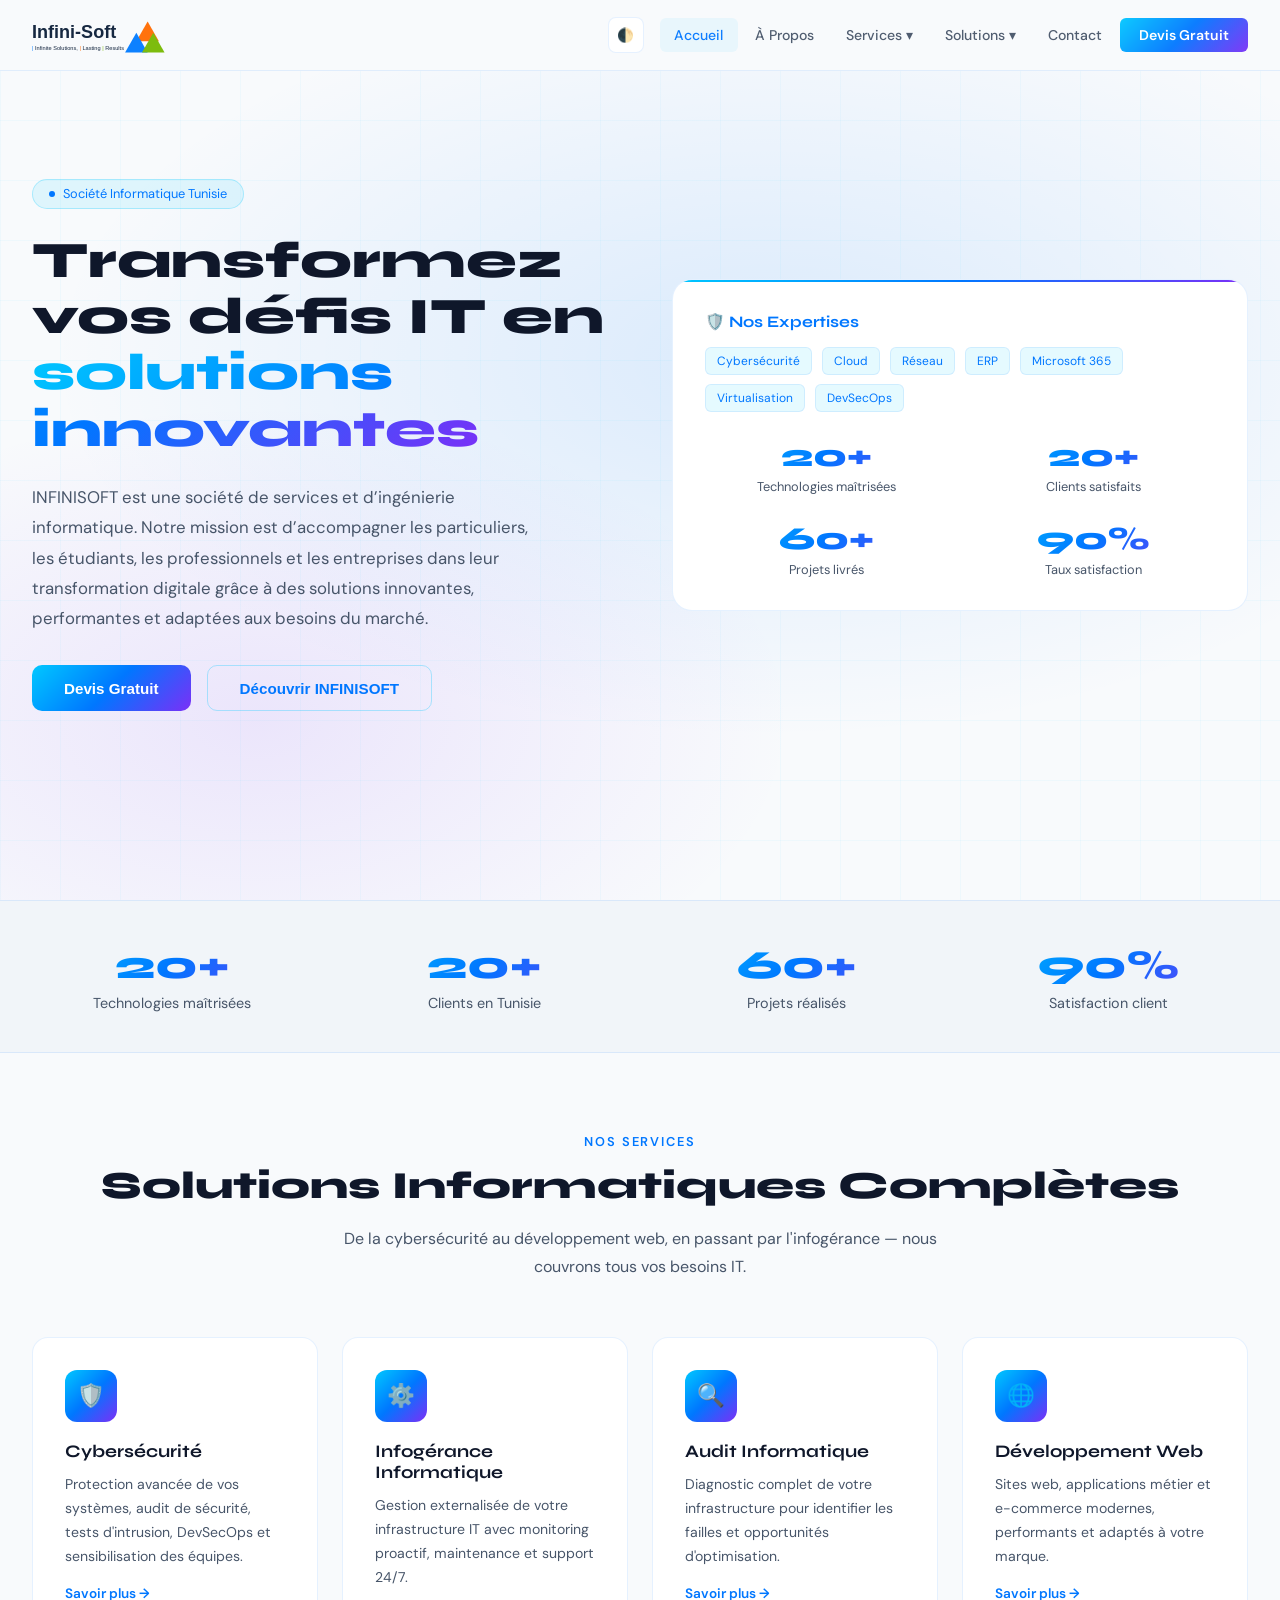
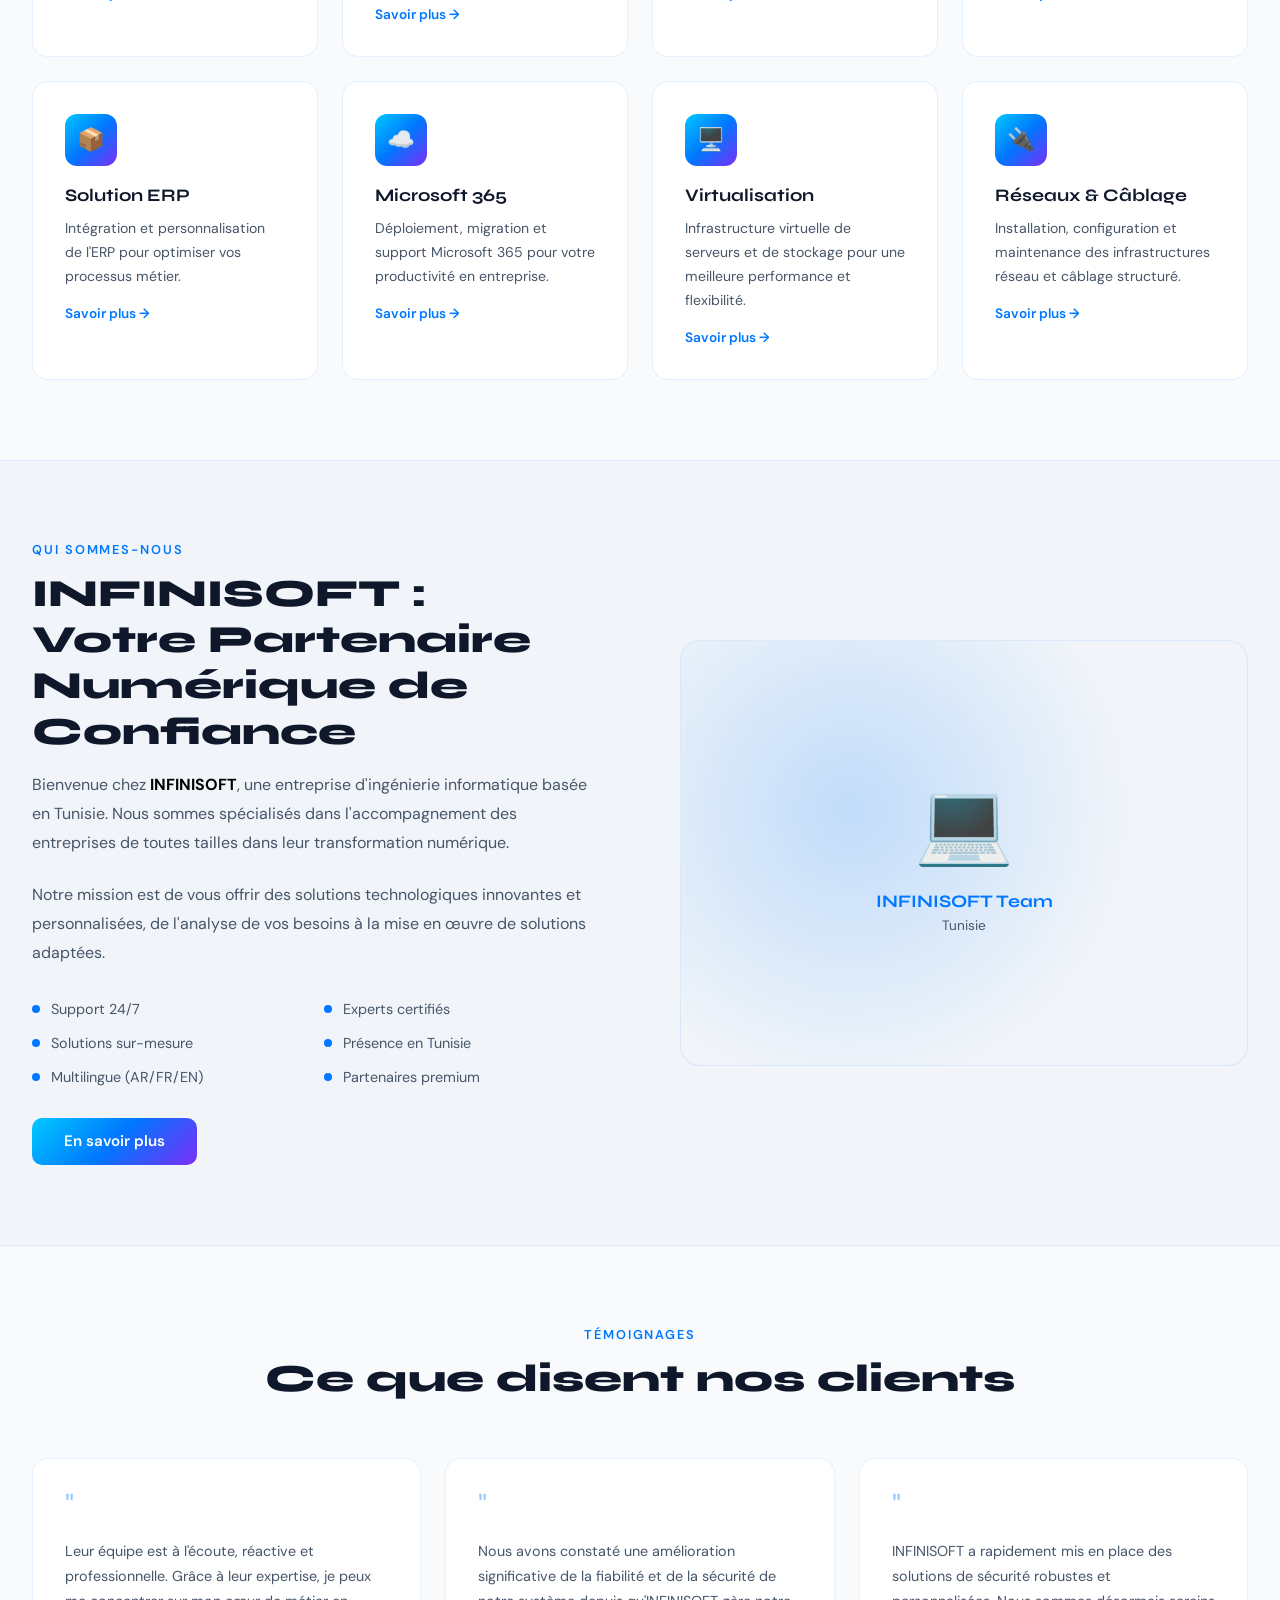
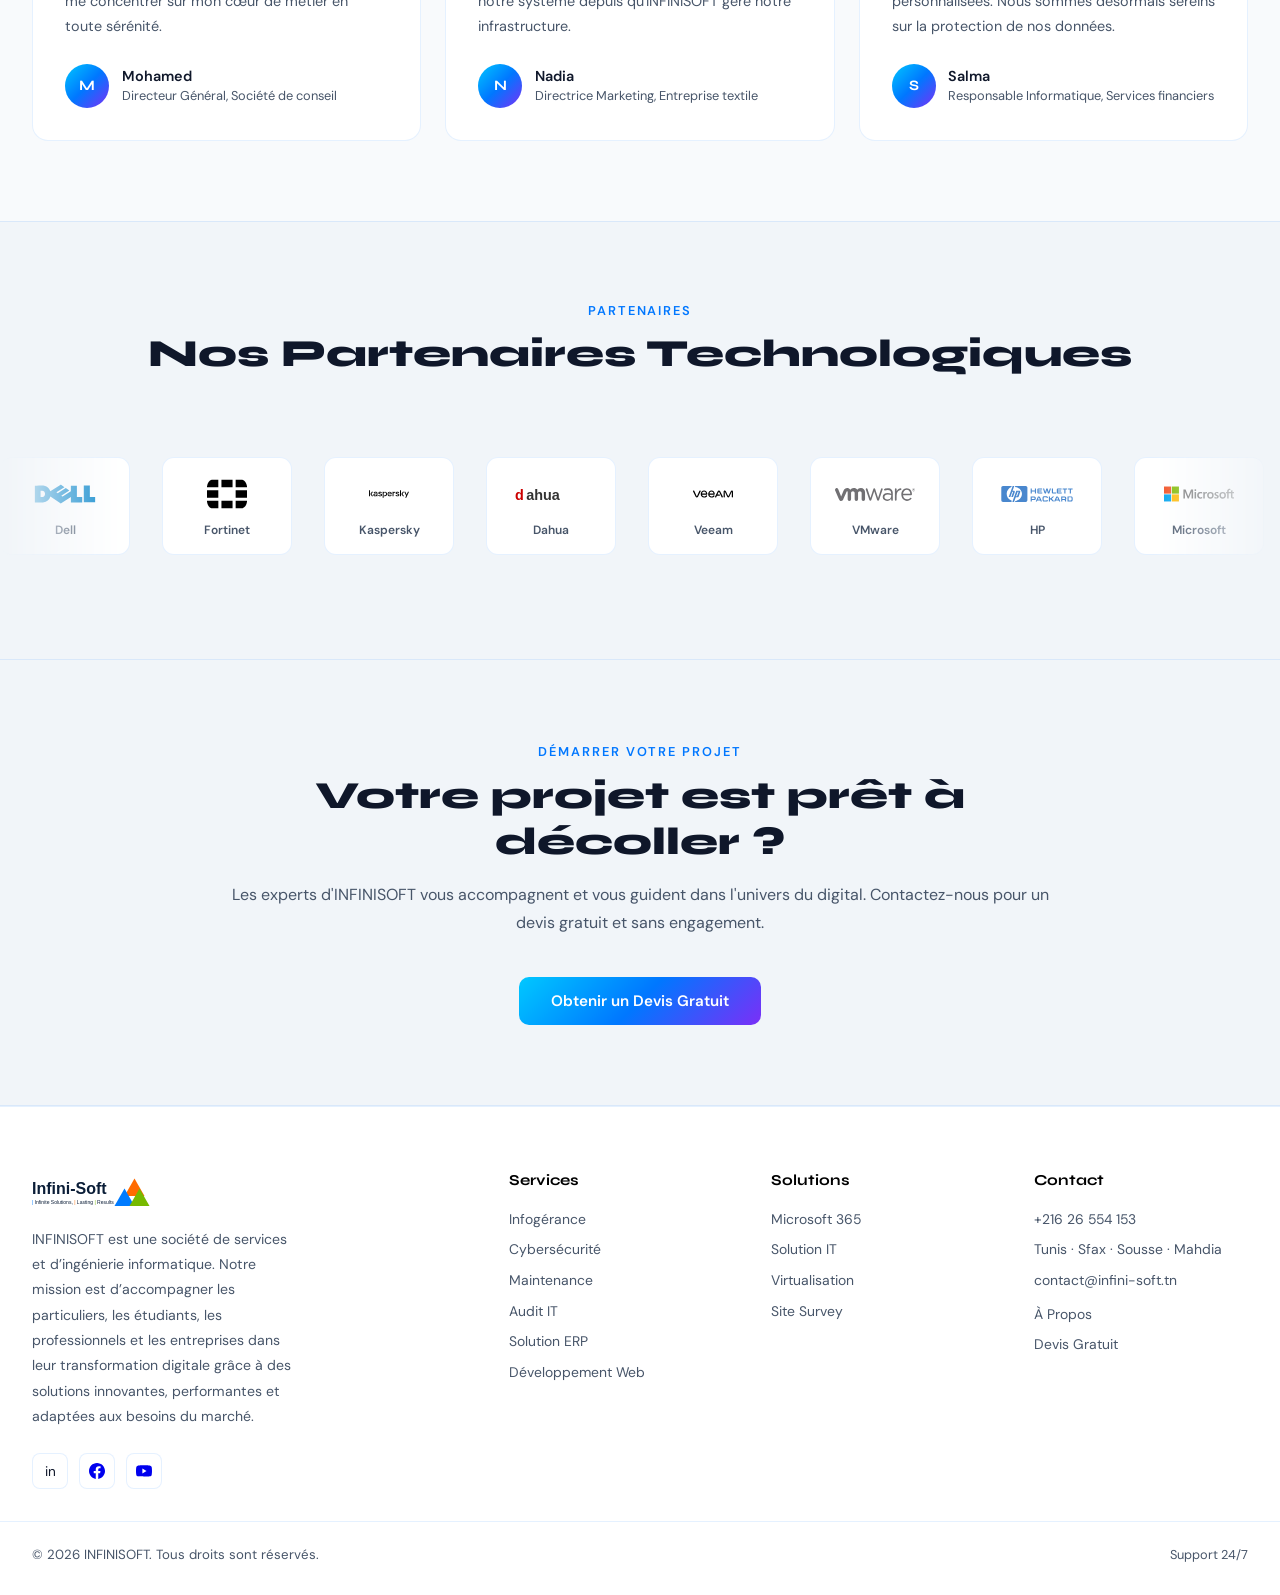
<file: index.html>
<!DOCTYPE html>
<html lang="fr">
<head>
<meta charset="UTF-8">
<meta name="viewport" content="width=device-width, initial-scale=1.0">
<title>INFINISOFT</title>
<link rel="icon" type="image/svg+xml" href="img/favicon.svg">
<link href="https://fonts.googleapis.com/css2?family=Syne:wght@400;600;700;800&family=DM+Sans:wght@300;400;500;600&display=swap" rel="stylesheet">
<style>
:root {
  /* Valeurs par défaut (Mode Clair) */
  --bg: #f8fafc;
  --bg2: #ffffff;
  --bg3: #f1f5f9;
  --accent: #0077ff;
  --accent2: #0056b3;
  --accent3: #6366f1;
  --text: #0f172a;
  --text2: #475569;
  --white: #000000;
  --card: #ffffff;
  --border: rgba(0,119,255,0.1);
  --grad: linear-gradient(135deg, #00c8ff 0%, #0077ff 50%, #7b2ff7 100%);
  --shadow: 0 10px 30px rgba(0,0,0,0.05);
}

/* Mode Sombre (soit via système, soit via classe forcée) */
@media (prefers-color-scheme: dark) {
  body:not(.light-mode) {
    --bg: #0a0e1a;
    --bg2: #0f1525;
    --bg3: #141c30;
    --accent: #00c8ff;
    --accent2: #0077ff;
    --accent3: #7b2ff7;
    --text: #e8edf8;
    --text2: #8899bb;
    --white: #ffffff;
    --card: #131b2e;
    --border: rgba(0,200,255,0.12);
    --grad: linear-gradient(135deg, #00c8ff 0%, #0077ff 50%, #7b2ff7 100%);
    --shadow: 0 20px 60px rgba(0,120,255,0.15);
  }
}

body.dark-mode {
  --bg: #0a0e1a;
  --bg2: #0f1525;
  --bg3: #141c30;
  --accent: #00c8ff;
  --accent2: #0077ff;
  --accent3: #7b2ff7;
  --text: #e8edf8;
  --text2: #8899bb;
  --white: #ffffff;
  --card: #131b2e;
  --border: rgba(0,200,255,0.12);
  --grad: linear-gradient(135deg, #00c8ff 0%, #0077ff 50%, #7b2ff7 100%);
  --shadow: 0 20px 60px rgba(0,120,255,0.15);
}

body.light-mode {
  --bg: #f8fafc;
  --bg2: #ffffff;
  --bg3: #f1f5f9;
  --accent: #0077ff;
  --accent2: #0056b3;
  --accent3: #6366f1;
  --text: #0f172a;
  --text2: #475569;
  --white: #000000;
  --card: #ffffff;
  --border: rgba(0,119,255,0.1);
  --grad: linear-gradient(135deg, #00c8ff 0%, #0077ff 50%, #7b2ff7 100%);
  --shadow: 0 10px 30px rgba(0,0,0,0.05);
}
*{margin:0;padding:0;box-sizing:border-box;}
html{scroll-behavior:smooth;}
body{font-family:'DM Sans',sans-serif;background:var(--bg);color:var(--text);overflow-x:hidden; scroll-behavior: smooth;}
body.menu-open{overflow:hidden;height:100vh;overscroll-behavior:none;}

/* ─── SCROLLBAR ─── */
::-webkit-scrollbar{width:6px;}
::-webkit-scrollbar-track{background:var(--bg);}
::-webkit-scrollbar-thumb{background:var(--accent2);border-radius:3px;}

/* ─── PAGES ─── */
.page{display:none;min-height:100vh;}
.page.active{display:block;}

/* ─── NAV ─── */
nav{position:fixed;top:0;left:0;right:0;z-index:1000;background:var(--bg);backdrop-filter:blur(20px);border-bottom:1px solid var(--border);opacity: 0.95;}
.nav-inner{max-width:1280px;margin:auto;padding:0 2rem;display:flex;align-items:center;justify-content:space-between;height:70px;}
.logo{display: flex; align-items: center; cursor:pointer;}
.logo img.dark-logo { display: none; }
.logo img.light-logo { display: block; }

@media (prefers-color-scheme: dark) {
  body:not(.light-mode) .logo img.light-logo { display: none; }
  body:not(.light-mode) .logo img.dark-logo { display: block; }
}
body.dark-mode .logo img.light-logo { display: none; }
body.dark-mode .logo img.dark-logo { display: block; }
body.light-mode .logo img.dark-logo { display: none; }
body.light-mode .logo img.light-logo { display: block; }
.nav-links{display:flex;gap:0.2rem;list-style:none;}
.nav-links li{position:relative;}
.nav-links a{color:var(--text2);text-decoration:none;font-size:0.88rem;font-weight:500;padding:0.5rem 0.9rem;border-radius:6px;transition:all .2s;cursor:pointer;display:block;}
.nav-links a:hover,.nav-links a.active{color:var(--accent);background:rgba(0,200,255,0.07);}
.dropdown{position:absolute;top:100%;left:0;background:var(--bg2);border:1px solid var(--border);border-radius:10px;min-width:240px;padding:0.5rem;opacity:0;pointer-events:none;transform:translateY(10px);transition:all .25s;z-index:1100;box-shadow:var(--shadow);max-height:80vh;overflow-y:auto;}
.nav-links li:hover .dropdown{opacity:1;pointer-events:all;transform:translateY(0);}
.dropdown a{font-size:0.84rem;padding:0.6rem 1rem;border-radius:6px;color:var(--text2);display:block;width:100%;transition: .2s;}
.dropdown a:hover{color:var(--accent);background:rgba(0,200,255,0.07);transform: translateX(5px);}
.nav-cta{background:var(--grad);color:#fff!important;border-radius:8px;padding:0.5rem 1.2rem!important;font-weight:600!important;-webkit-text-fill-color:#fff!important;}
.nav-cta:hover{opacity:0.9;color:#fff!important;}
.hamburger{display:none;flex-direction:column;gap:5px;cursor:pointer;padding:8px;min-width:44px;min-height:44px;justify-content:center;align-items:center;}
.hamburger span{width:24px;height:2px;background:var(--text);border-radius:2px;transition:.3s;}
.mobile-menu{display:none;position:fixed;top:70px;left:0;right:0;background:var(--bg2);border-bottom:1px solid var(--border);padding:1rem 2rem;z-index:999;max-height:calc(100vh - 70px);overflow-y:auto;overscroll-behavior:contain;-webkit-overflow-scrolling:touch;}
.mobile-menu.open{display:block;}
.mobile-menu a{display:block;padding:.7rem 0;color:var(--text2);text-decoration:none;font-size:.95rem;border-bottom:1px solid var(--border);cursor:pointer;}
#mobileServicesToggle{font-weight:600;color:var(--text);}
#mobileServicesMenu{display:none;background:rgba(0,200,255,0.04);border-radius:8px;margin:.3rem 0;padding:.3rem .8rem;}
#mobileServicesMenu a{font-size:.9rem;padding:.55rem 0;border-bottom:1px solid rgba(0,200,255,0.08);}
#mobileServicesMenu a:last-child{border-bottom:none;}
#mobileSolutionsToggle{font-weight:600;color:var(--text);}
#mobileSolutionsMenu{display:none;background:rgba(0,200,255,0.04);border-radius:8px;margin:.3rem 0;padding:.3rem .8rem;}
#mobileSolutionsMenu a{font-size:.9rem;padding:.55rem 0;border-bottom:1px solid rgba(0,200,255,0.08);}
#mobileSolutionsMenu a:last-child{border-bottom:none;}

/* ─── HERO ─── */
.hero{min-height:100vh;display:flex;align-items:center;position:relative;overflow:hidden;padding-top:70px;}
.hero-bg{position:absolute;inset:0;pointer-events:none;z-index:0;background:radial-gradient(ellipse 80% 60% at 60% 40%, rgba(0,119,255,0.12) 0%, transparent 70%),radial-gradient(ellipse 60% 50% at 20% 80%, rgba(123,47,247,0.10) 0%, transparent 70%);}
.hero-grid{position:absolute;inset:0;pointer-events:none;z-index:0;background-image:linear-gradient(rgba(0,200,255,0.04) 1px,transparent 1px),linear-gradient(90deg,rgba(0,200,255,0.04) 1px,transparent 1px);background-size:60px 60px;}
.hero-inner{position:relative;z-index:1;max-width:1280px;margin:auto;padding:4rem 2rem;display:grid;grid-template-columns:1fr 1fr;gap:4rem;align-items:center;}
.hero-badge{display:inline-flex;align-items:center;gap:.5rem;background:rgba(0,200,255,0.1);border:1px solid rgba(0,200,255,0.25);border-radius:50px;padding:.35rem 1rem;font-size:.8rem;color:var(--accent);margin-bottom:1.5rem;}
.hero-badge span{width:6px;height:6px;background:var(--accent);border-radius:50%;animation:pulse 2s infinite;}
@keyframes pulse{0%,100%{opacity:1}50%{opacity:.3}}
.hero h1{font-family:'Syne',sans-serif;font-size:clamp(2.2rem,4vw,3.8rem);font-weight:800;line-height:1.1;margin-bottom:1.5rem;}
.hero h1 .grad{background:var(--grad);-webkit-background-clip:text;-webkit-text-fill-color:transparent;}
.hero p{color:var(--text2);font-size:1.05rem;line-height:1.8;margin-bottom:2rem;max-width:520px;}
.hero-btns{display:flex;gap:1rem;flex-wrap:wrap;}
.btn-primary{background:var(--grad);color:#fff;border:none;padding:.85rem 2rem;border-radius:10px;font-size:.95rem;font-weight:600;cursor:pointer;transition:.25s;text-decoration:none;display:inline-block;}
.btn-primary:hover{transform:translateY(-2px);box-shadow:0 12px 30px rgba(0,119,255,0.4);}
.btn-outline{background:transparent;color:var(--accent);border:1px solid rgba(0,200,255,0.3);padding:.85rem 2rem;border-radius:10px;font-size:.95rem;font-weight:600;cursor:pointer;transition:.25s;text-decoration:none;display:inline-block;}
.btn-outline:hover{background:rgba(0,200,255,0.08);border-color:var(--accent);}
.hero-visual{position:relative;}
.hero-card{background:var(--card);border:1px solid var(--border);border-radius:20px;padding:2rem;position:relative;overflow:hidden;}
.hero-card::before{content:'';position:absolute;top:0;left:0;right:0;height:2px;background:var(--grad);}
.stats-grid{display:grid;grid-template-columns:1fr 1fr;gap:1.5rem;margin-top:1.5rem;}
.stat-item{text-align:center;}
.stat-num{font-family:'Syne',sans-serif;font-size:2rem;font-weight:800;background:var(--grad);-webkit-background-clip:text;-webkit-text-fill-color:transparent;}
.stat-label{font-size:.8rem;color:var(--text2);margin-top:.2rem;}
.floating-chips{display:flex;gap:.6rem;flex-wrap:wrap;margin-bottom:1.5rem;}
.chip{background:rgba(0,200,255,0.1);border:1px solid var(--border);border-radius:6px;padding:.3rem .7rem;font-size:.75rem;color:var(--accent);}

/* ─── SECTION BASE ─── */
section{padding:5rem 0; scroll-margin-top: 80px;}
.container{max-width:1280px;margin:auto;padding:0 2rem;}
.section-label{font-size:.8rem;font-weight:600;letter-spacing:.15em;text-transform:uppercase;color:var(--accent);margin-bottom:.8rem;}
.section-title{font-family:'Syne',sans-serif;font-size:clamp(1.8rem,3vw,2.8rem);font-weight:800;line-height:1.2;margin-bottom:1rem;}
.section-sub{color:var(--text2);font-size:1rem;line-height:1.75;max-width:600px;}
.section-header{margin-bottom:3.5rem;}
.text-center{text-align:center;}
.text-center .section-sub{margin:0 auto;}

/* ─── SERVICES GRID ─── */
.services-grid{display:grid;grid-template-columns:repeat(auto-fill,minmax(280px,1fr));gap:1.5rem;}
.service-card{background:var(--card);border:1px solid var(--border);border-radius:16px;padding:2rem;transition:.3s;cursor:pointer;position:relative;overflow:hidden;}
.service-card::after{content:'';position:absolute;inset:0;background:var(--grad);opacity:0;transition:.3s;}
.service-card:hover{transform:translateY(-4px);border-color:rgba(0,200,255,0.3);box-shadow:var(--shadow);}
.service-icon{width:52px;height:52px;background:var(--grad);border-radius:12px;display:flex;align-items:center;justify-content:center;font-size:1.4rem;margin-bottom:1.2rem;position:relative;z-index:1;}
.service-card h3{font-family:'Syne',sans-serif;font-size:1.1rem;font-weight:700;margin-bottom:.7rem;position:relative;z-index:1;}
.service-card p{color:var(--text2);font-size:.88rem;line-height:1.7;position:relative;z-index:1;}
.service-link{color:var(--accent);font-size:.85rem;font-weight:600;margin-top:1rem;display:inline-flex;align-items:center;gap:.3rem;text-decoration:none;position:relative;z-index:1;cursor:pointer;}
.service-link:hover{gap:.6rem;}

/* ─── ABOUT SECTION ─── */
.about-grid{display:grid;grid-template-columns:1fr 1fr;gap:5rem;align-items:center;}
.about-img{border-radius:20px;overflow:hidden;position:relative;}
.about-img-placeholder{width:100%;aspect-ratio:4/3;background:var(--bg3);border-radius:20px;border:1px solid var(--border);display:flex;align-items:center;justify-content:center;font-size:4rem;position:relative;overflow:hidden;}
.about-img-placeholder::before{content:'';position:absolute;inset:0;background:radial-gradient(circle at 30% 40%, rgba(0,119,255,0.2),transparent 60%);}
.about-features{display:grid;grid-template-columns:1fr 1fr;gap:1rem;margin-top:2rem;}
.feat-item{display:flex;align-items:center;gap:.7rem;font-size:.9rem;color:var(--text2);}
.feat-dot{width:8px;height:8px;border-radius:50%;background:var(--accent);flex-shrink:0;}

/* ─── STATS BAR ─── */
.stats-bar{background:var(--bg3);border-top:1px solid var(--border);border-bottom:1px solid var(--border);}
.stats-bar-inner{max-width:1280px;margin:auto;padding:2.5rem 2rem;display:grid;grid-template-columns:repeat(4,1fr);gap:2rem;}
.stat-box{text-align:center;}
.stat-box .num{font-family:'Syne',sans-serif;font-size:2.5rem;font-weight:800;background:var(--grad);-webkit-background-clip:text;-webkit-text-fill-color:transparent;}
.stat-box .lbl{color:var(--text2);font-size:.9rem;margin-top:.3rem;}

/* ─── TESTIMONIALS ─── */
.testimonials-grid{display:grid;grid-template-columns:repeat(auto-fill,minmax(320px,1fr));gap:1.5rem;}
.testi-card{background:var(--card);border:1px solid var(--border);border-radius:16px;padding:2rem;}
.testi-quote{font-size:2rem;color:var(--accent);opacity:.4;line-height:1;}
.testi-text{color:var(--text2);font-size:.9rem;line-height:1.75;margin:1rem 0 1.5rem;}
.testi-author{display:flex;align-items:center;gap:.8rem;}
.testi-avatar{width:44px;height:44px;border-radius:50%;background:var(--grad);display:flex;align-items:center;justify-content:center;font-family:'Syne',sans-serif;font-weight:700;font-size:.9rem;color:#fff;}
.testi-name{font-weight:600;font-size:.9rem;}
.testi-role{color:var(--text2);font-size:.8rem;margin-top:.1rem;}

/* ─── PARTNERS MARQUEE ─── */
.marquee-wrapper{width:100%;overflow:hidden;padding:1.5rem 0;mask-image:linear-gradient(to right,transparent 0%,black 10%,black 90%,transparent 100%);-webkit-mask-image:linear-gradient(to right,transparent 0%,black 10%,black 90%,transparent 100%);}
.marquee-track{display:flex;gap:2rem;width:max-content;animation:marquee 30s linear infinite;}
.marquee-track:hover{animation-play-state:paused;}
.marquee-item{display:flex;flex-direction:column;align-items:center;gap:.5rem;background:var(--bg2);border:1px solid var(--border);border-radius:12px;padding:1rem 1.5rem;min-width:120px;transition:.2s;}
.marquee-item:hover{border-color:var(--accent);transform:translateY(-2px);}
.marquee-item img{width:80px;height:40px;object-fit:contain;}
.marquee-item span{font-size:.75rem;font-weight:600;color:var(--text2);white-space:nowrap;}
@keyframes marquee{0%{transform:translateX(0)}100%{transform:translateX(-50%)}}

/* ─── PARTNERS ─── */
.partners-row{display:flex;gap:2rem;flex-wrap:wrap;justify-content:center;align-items:center;}
.partner-logo{background:var(--card);border:1px solid var(--border);border-radius:10px;padding:.8rem 1.8rem;font-family:'Syne',sans-serif;font-size:.85rem;font-weight:600;color:var(--text2);transition:.2s;}
.partner-logo:hover{border-color:var(--accent);color:var(--accent);}

/* ─── CTA SECTION ─── */
.cta-section{background:var(--bg3);border-top:1px solid var(--border);border-bottom:1px solid var(--border);}
.cta-inner{max-width:900px;margin:auto;padding:5rem 2rem;text-align:center;}
.cta-inner h2{font-family:'Syne',sans-serif;font-size:clamp(1.8rem,3vw,2.8rem);font-weight:800;margin-bottom:1rem;}
.cta-inner p{color:var(--text2);font-size:1rem;line-height:1.75;margin-bottom:2.5rem;}

/* ─── CONTACT ─── */
.contact-grid{display:grid;grid-template-columns:1fr 1.5fr;gap:4rem;align-items:start;}
.contact-info h3{font-family:'Syne',sans-serif;font-size:1.5rem;font-weight:700;margin-bottom:1rem;}
.contact-info p{color:var(--text2);font-size:.95rem;line-height:1.75;margin-bottom:2rem;}
.contact-item{display:flex;align-items:center;gap:1rem;margin-bottom:1.2rem;}
.contact-icon{width:44px;height:44px;background:rgba(0,200,255,0.1);border:1px solid var(--border);border-radius:10px;display:flex;align-items:center;justify-content:center;font-size:1.1rem;flex-shrink:0;}
.contact-detail{font-size:.9rem;}
.contact-detail strong{display:block;margin-bottom:.1rem;}
.contact-detail span{color:var(--text2);font-size:.85rem;}
.contact-form{background:var(--card);border:1px solid var(--border);border-radius:20px;padding:2.5rem;}
.form-group{margin-bottom:1.2rem;}
.form-row{display:grid;grid-template-columns:1fr 1fr;gap:1rem;}
label{display:block;font-size:.85rem;font-weight:500;color:var(--text2);margin-bottom:.5rem;}
input,textarea,select{width:100%;background:var(--bg3);border:1px solid var(--border);border-radius:10px;padding:.85rem 1rem;color:var(--text);font-family:'DM Sans',sans-serif;font-size:.9rem;outline:none;transition:.2s;}
input:focus,textarea:focus,select:focus{border-color:var(--accent);box-shadow:0 0 0 3px rgba(0,200,255,0.1);}
textarea{resize:vertical;min-height:130px;}
select option{background:var(--bg2);}

/* ─── FOOTER ─── */
footer{background:var(--bg2);border-top:1px solid var(--border);padding:4rem 0 2rem;}
.footer-grid{max-width:1280px;margin:auto;padding:0 2rem;display:grid;grid-template-columns:2fr 1fr 1fr 1fr;gap:3rem;}
.footer-brand p{color:var(--text2);font-size:.88rem;line-height:1.8;margin-top:1rem;max-width:260px;}
.footer-socials{display:flex;gap:.7rem;margin-top:1.5rem;}
.social-btn{width:36px;height:36px;background:var(--card);border:1px solid var(--border);border-radius:8px;display:flex;align-items:center;justify-content:center;cursor:pointer;transition:.2s;font-size:.85rem;}
.social-btn:hover{border-color:var(--accent);color:var(--accent);}
.footer-col h4{font-family:'Syne',sans-serif;font-size:.95rem;font-weight:700;margin-bottom:1.2rem;color:var(--white);}
.footer-col ul{list-style:none;}
.footer-col li{margin-bottom:.6rem;}
.footer-col a{color:var(--text2);text-decoration:none;font-size:.87rem;transition:.2s;cursor:pointer;}
.footer-col a:hover{color:var(--accent);}
.footer-bottom{max-width:1280px;margin:2rem auto 0;padding:1.5rem 2rem 0;border-top:1px solid var(--border);display:flex;justify-content:space-between;align-items:center;flex-wrap:gap}
.footer-bottom p{color:var(--text2);font-size:.83rem;}

/* ─── PAGE HERO ─── */
.page-hero{padding:8rem 0 4rem;background:var(--bg2);border-bottom:1px solid var(--border);text-align:center;position:relative;overflow:hidden;}
.page-hero::before{content:'';position:absolute;inset:0;background:radial-gradient(ellipse 70% 60% at 50% 0%, rgba(0,119,255,0.12),transparent 70%);}
.page-hero-inner{position:relative;max-width:800px;margin:auto;padding:0 2rem;}
.breadcrumb{display:flex;align-items:center;justify-content:center;gap:.5rem;font-size:.82rem;color:var(--text2);margin-bottom:1.5rem;}
.breadcrumb .sep{opacity:.4;}
.breadcrumb .current{color:var(--accent);}

/* ─── BLOG ─── */
.blog-grid{display:grid;grid-template-columns:repeat(auto-fill,minmax(320px,1fr));gap:1.5rem;}
.blog-card{background:var(--card);border:1px solid var(--border);border-radius:16px;overflow:hidden;transition:.3s;}
.blog-card:hover{transform:translateY(-3px);box-shadow:var(--shadow);border-color:rgba(0,200,255,0.25);}
.blog-img{width:100%;height:200px;background:linear-gradient(135deg,rgba(0,119,255,0.2),rgba(123,47,247,0.2));display:flex;align-items:center;justify-content:center;font-size:3rem;}
.blog-body{padding:1.5rem;}
.blog-tag{font-size:.75rem;font-weight:600;color:var(--accent);text-transform:uppercase;letter-spacing:.08em;margin-bottom:.6rem;}
.blog-card h3{font-family:'Syne',sans-serif;font-size:1rem;font-weight:700;line-height:1.4;margin-bottom:.7rem;}
.blog-card p{color:var(--text2);font-size:.85rem;line-height:1.7;}
.blog-meta{display:flex;align-items:center;justify-content:space-between;margin-top:1rem;padding-top:1rem;border-top:1px solid var(--border);font-size:.8rem;color:var(--text2);}

/* ─── EXPERTISE PAGE ─── */
.expertise-detail{background:var(--card);border:1px solid var(--border);border-radius:16px;padding:2.5rem;margin-bottom:1.5rem;}
.expertise-detail h3{font-family:'Syne',sans-serif;font-size:1.3rem;font-weight:700;margin-bottom:1rem;}
.expertise-detail p{color:var(--text2);font-size:.9rem;line-height:1.75;margin-bottom:1rem;}
.tag-list{display:flex;gap:.5rem;flex-wrap:wrap;margin-top:1rem;}
.tag{background:rgba(0,200,255,0.1);border:1px solid rgba(0,200,255,0.2);border-radius:6px;padding:.25rem .7rem;font-size:.78rem;color:var(--accent);}

/* ─── OFFERS GRID ─── */
.offers-grid{display:grid;grid-template-columns:repeat(auto-fill,minmax(300px,1fr));gap:1.5rem;}
.offer-card{background:var(--card);border:1px solid var(--border);border-radius:16px;padding:2rem;position:relative;transition:.3s;}
.offer-card.featured{border-color:rgba(0,200,255,0.4);background:linear-gradient(135deg,rgba(0,119,255,0.06),rgba(123,47,247,0.06));}
.offer-card:hover{transform:translateY(-3px);box-shadow:var(--shadow);}
.offer-badge{position:absolute;top:1rem;right:1rem;background:var(--grad);color:#fff;font-size:.7rem;font-weight:700;padding:.2rem .6rem;border-radius:50px;}
.offer-icon{font-size:2.2rem;margin-bottom:1rem;}
.offer-card h3{font-family:'Syne',sans-serif;font-size:1.15rem;font-weight:700;margin-bottom:.7rem;}
.offer-card p{color:var(--text2);font-size:.87rem;line-height:1.7;margin-bottom:1.2rem;}
.offer-list{list-style:none;}
.offer-list li{font-size:.85rem;color:var(--text2);padding:.25rem 0;display:flex;align-items:center;gap:.5rem;}
.offer-list li::before{content:'✓';color:var(--accent);font-weight:700;}

/* ─── SOLUTIONS PAGE ─── */
.solutions-hero-cards{display:grid;grid-template-columns:repeat(auto-fill,minmax(260px,1fr));gap:1.5rem;margin-top:3rem;}
.sol-card{background:var(--card);border:1px solid var(--border);border-radius:16px;padding:2rem;text-align:center;transition:.3s;}
.sol-card:hover{border-color:rgba(0,200,255,0.35);transform:translateY(-3px);}
.sol-icon{width:64px;height:64px;background:var(--grad);border-radius:16px;display:flex;align-items:center;justify-content:center;font-size:1.8rem;margin:0 auto 1.2rem;}
.sol-card h3{font-family:'Syne',sans-serif;font-size:1rem;font-weight:700;margin-bottom:.6rem;}
.sol-card p{color:var(--text2);font-size:.85rem;line-height:1.65;}

/* ─── ANIMATIONS ─── */
.fade-in{opacity:0;transform:translateY(24px);transition:opacity .6s,transform .6s;}
.fade-in.visible{opacity:1;transform:none;}

/* ══════════════════════════════════════════
   RESPONSIVE — TABLET  (≤ 900px)
══════════════════════════════════════════ */
@media(max-width:900px){
  .nav-links,.nav-cta{display:none;}
  .hamburger{display:flex;}
  .hero-inner{grid-template-columns:1fr;gap:2rem;padding:3rem 1.5rem;}
  .hero-visual{display:none;}
  .hero h1{font-size:clamp(1.9rem,5vw,2.8rem);}
  .hero p{font-size:.97rem;}
  .hero-btns{flex-direction:column;gap:.75rem;}
  .btn-primary,.btn-outline{width:100%;text-align:center;padding:.85rem 1.5rem;}
  section{padding:3.5rem 0;}
  .container{padding:0 1.25rem;}
  .about-grid{grid-template-columns:1fr;gap:2.5rem;}
  .contact-grid{grid-template-columns:1fr;gap:2.5rem;}
  .footer-grid{grid-template-columns:1fr 1fr;gap:2rem;}
  .stats-bar-inner{grid-template-columns:repeat(2,1fr);gap:1.5rem;}
  .form-row{grid-template-columns:1fr;}
  .contact-form{padding:1.75rem 1.25rem;}
  .page-hero{padding:6rem 0 3rem;}
  .about-features{grid-template-columns:1fr;}
  .offers-grid{grid-template-columns:1fr 1fr;}
  .solutions-hero-cards{grid-template-columns:1fr 1fr;}
}

/* ══════════════════════════════════════════
   RESPONSIVE — MOBILE  (≤ 600px)
══════════════════════════════════════════ */
@media(max-width:600px){
  .nav-inner{padding:0 1rem;}
  .mobile-menu{padding:1rem 1.25rem;}
  .hero{padding-top:70px;}
  .hero-inner{padding:2.5rem 1rem;}
  .hero h1{font-size:clamp(1.7rem,7vw,2.2rem);}
  .hero-badge{font-size:.75rem;padding:.3rem .8rem;}
  section{padding:2.5rem 0;}
  .container{padding:0 1rem;}
  .section-title{font-size:clamp(1.5rem,6vw,2rem);}
  .section-header{margin-bottom:2rem;}
  .stats-bar-inner{grid-template-columns:1fr 1fr;gap:1rem;padding:1.5rem 1rem;}
  .stat-box .num{font-size:2rem;}
  .services-grid{grid-template-columns:1fr;}
  .about-grid{gap:2rem;}
  .about-img-placeholder{font-size:3rem;}
  .testimonials-grid{grid-template-columns:1fr;}
  .blog-grid{grid-template-columns:1fr;}
  .offers-grid{grid-template-columns:1fr;}
  .solutions-hero-cards{grid-template-columns:1fr;}
  .contact-form{padding:1.5rem 1rem;}
  .contact-grid{gap:2rem;}
  .footer-grid{grid-template-columns:1fr;gap:2rem;}
  .footer-bottom{flex-direction:column;gap:.5rem;text-align:center;}
  footer{padding:3rem 0 1.5rem;}
  .page-hero{padding:5rem 0 2.5rem;}
  .page-hero-inner{padding:0 1rem;}
  .breadcrumb{flex-wrap:wrap;justify-content:center;}
  .cta-inner{padding:3rem 1rem;}
  .cta-inner h2{font-size:clamp(1.4rem,6vw,1.9rem);}
  .cta-inner .btn-primary{width:auto;max-width:100%;display:inline-block;padding:.85rem 1.5rem;white-space:normal;word-break:break-word;}
  .footer-brand p{font-size:.82rem;line-height:1.7;}
  .expertise-detail{padding:1.5rem 1rem;}
  .partners-row{gap:1rem;}
  .partner-logo{padding:.6rem 1.2rem;font-size:.8rem;}
  .btn-primary,.btn-outline{display:block;width:100%;text-align:center;}
  .hero-btns{flex-direction:column;}
}
</style>
</head>
<body>

<!-- ══════════════ NAVIGATION ══════════════ -->
<nav>
  <div class="nav-inner">
    <div class="logo" onclick="showPage('home')">
      <img src="img/logo-light.svg" alt="INFINISOFT" class="light-logo" style="height: 45px; vertical-align: middle;">
      <img src="img/logo-dark.svg" alt="INFINISOFT" class="dark-logo" style="height: 45px; vertical-align: middle;">
    </div>
    <div style="display: flex; align-items: center; gap: 1rem;">
      <button id="theme-toggle" class="social-btn" title="Changer de mode" style="background: var(--bg2); border: 1px solid var(--border); color: var(--text);">
        <span id="theme-icon">🌓</span>
      </button>
      <ul class="nav-links">
        <li><a href="javascript:void(0)" onclick="showPage('home')" class="active" id="nav-home">Accueil</a></li>
      <li><a href="javascript:void(0)" onclick="showPage('about')" id="nav-about">À Propos</a></li>
      <li>
        <a href="javascript:void(0)" id="nav-services">Services ▾</a>
        <div class="dropdown">
          <a href="javascript:void(0)" onclick="showPage('infogerance')">Infogérance Informatique</a>
          <a href="javascript:void(0)" onclick="showPage('cybersecurite')">Cybersécurité</a>
          <a href="javascript:void(0)" onclick="showPage('maintenance')">Maintenance Informatique</a>
          <a href="javascript:void(0)" onclick="showPage('audit')">Audit Informatique</a>
          <a href="javascript:void(0)" onclick="showPage('erp')">Solution ERP</a>
          <a href="javascript:void(0)" onclick="showPage('microsoft365')">Microsoft 365</a>
          <a href="javascript:void(0)" onclick="showPage('solutionit')">Solution IT</a>
          <a href="javascript:void(0)" onclick="showPage('devweb')">Développement Web</a>
          <a href="javascript:void(0)" onclick="showPage('virtualisation')">Virtualisation</a>
        </div>
      </li>
      <li>
        <a href="javascript:void(0)" id="nav-solutions">Solutions ▾</a>
        <div class="dropdown">
          <a href="javascript:void(0)" onclick="showPage('microsoft365')">Microsoft 365</a>
          <a href="javascript:void(0)" onclick="showPage('solutionit')">Solution IT</a>
          <a href="javascript:void(0)" onclick="showPage('virtualisation')">Virtualisation</a>
          <a href="javascript:void(0)" onclick="showPage('solutions')">Site Survey</a>
        </div>
      </li>

      <li><a href="javascript:void(0)" onclick="showPage('contact')" id="nav-contact">Contact</a></li>
      <li><a href="javascript:void(0)" onclick="showPage('contact')" class="nav-cta">Devis Gratuit</a></li>
    </ul>
    <div class="hamburger" onclick="toggleMenu()">
      <span></span><span></span><span></span>
    </div>
  </div>
</nav>
<div class="mobile-menu" id="mobileMenu">
  <a href="javascript:void(0)" onclick="showPage('home')">Accueil</a>
  <a href="javascript:void(0)" onclick="showPage('about')">À Propos</a>
  <a href="javascript:void(0)" onclick="toggleMobileServices(event)" id="mobileServicesToggle" style="display:flex;justify-content:space-between;align-items:center;">
    Services <span id="mobileServicesArrow" style="transition:.3s;display:inline-block;">▾</span>
  </a>
  <div id="mobileServicesMenu">
    <a href="javascript:void(0)" onclick="showPage('infogerance')">Infogérance Informatique</a>
    <a href="javascript:void(0)" onclick="showPage('cybersecurite')">Cybersécurité</a>
    <a href="javascript:void(0)" onclick="showPage('maintenance')">Maintenance Informatique</a>
    <a href="javascript:void(0)" onclick="showPage('audit')">Audit Informatique</a>
    <a href="javascript:void(0)" onclick="showPage('erp')">Solution ERP</a>
    <a href="javascript:void(0)" onclick="showPage('microsoft365')">Microsoft 365</a>
    <a href="javascript:void(0)" onclick="showPage('solutionit')">Solution IT</a>
    <a href="javascript:void(0)" onclick="showPage('devweb')">Développement Web</a>
    <a href="javascript:void(0)" onclick="showPage('virtualisation')">Virtualisation</a>
  </div>
  <a href="javascript:void(0)" onclick="toggleMobileSolutions(event)" id="mobileSolutionsToggle" style="display:flex;justify-content:space-between;align-items:center;">
    Solutions <span id="mobileSolutionsArrow" style="transition:.3s;display:inline-block;">▾</span>
  </a>
  <div id="mobileSolutionsMenu">
    <a href="javascript:void(0)" onclick="showPage('microsoft365')">Microsoft 365</a>
    <a href="javascript:void(0)" onclick="showPage('solutionit')">Solution IT</a>
    <a href="javascript:void(0)" onclick="showPage('virtualisation')">Virtualisation</a>
    <a href="javascript:void(0)" onclick="showPage('solutions')">Site Survey</a>
  </div>
  <a href="javascript:void(0)" onclick="showPage('contact')">Contact</a>
  <a href="javascript:void(0)" onclick="showPage('contact')" style="color:var(--accent);font-weight:600;">Devis Gratuit →</a>
</div>

<!-- ══════════════ PAGE: ACCUEIL ══════════════ -->
<div class="page active" id="page-home">

  <!-- HERO -->
  <section class="hero">
    <div class="hero-bg"></div>
    <div class="hero-grid"></div>
    <div class="hero-inner container">
      <div>
        <div class="hero-badge"><span></span> Société Informatique Tunisie</div>
        <h1>Transformez vos défis IT en <span class="grad">solutions innovantes</span></h1>
        <p>INFINISOFT est une société de services et d’ingénierie informatique. Notre mission est d’accompagner les particuliers, les étudiants, les professionnels et les entreprises dans leur transformation digitale grâce à des solutions innovantes, performantes et adaptées aux besoins du marché.</p>
        <div class="hero-btns">
          <button type="button" class="btn-primary" id="btn-devis" onclick="showPage('contact')">Devis Gratuit</button>
          <button type="button" class="btn-outline" id="btn-about" onclick="showPage('about')">Découvrir INFINISOFT</button>
        </div>
      </div>
      <div class="hero-visual">
        <div class="hero-card">
          <div style="font-family:'Syne',sans-serif;font-size:1rem;font-weight:700;margin-bottom:1rem;color:var(--accent)">🛡️ Nos Expertises</div>
          <div class="floating-chips">
            <div class="chip">Cybersécurité</div>
            <div class="chip">Cloud</div>
            <div class="chip">Réseau</div>
            <div class="chip">ERP</div>
            <div class="chip">Microsoft 365</div>
            <div class="chip">Virtualisation</div>
            <div class="chip">DevSecOps</div>
          </div>
          <div class="stats-grid">
            <div class="stat-item"><div class="stat-num">20+</div><div class="stat-label">Technologies maîtrisées</div></div>
            <div class="stat-item"><div class="stat-num">20+</div><div class="stat-label">Clients satisfaits</div></div>
            <div class="stat-item"><div class="stat-num">60+</div><div class="stat-label">Projets livrés</div></div>
            <div class="stat-item"><div class="stat-num">90%</div><div class="stat-label">Taux satisfaction</div></div>
          </div>
        </div>
      </div>
    </div>
  </section>

  <!-- STATS BAR -->
  <div class="stats-bar">
    <div class="stats-bar-inner">
      <div class="stat-box"><div class="num">20+</div><div class="lbl">Technologies maîtrisées</div></div>
      <div class="stat-box"><div class="num">20+</div><div class="lbl">Clients en Tunisie</div></div>
      <div class="stat-box"><div class="num">60+</div><div class="lbl">Projets réalisés</div></div>
      <div class="stat-box"><div class="num">90%</div><div class="lbl">Satisfaction client</div></div>
    </div>
  </div>

  <!-- SERVICES -->
  <section>
    <div class="container">
      <div class="section-header text-center fade-in">
        <div class="section-label">Nos Services</div>
        <h2 class="section-title">Solutions Informatiques Complètes</h2>
        <p class="section-sub">De la cybersécurité au développement web, en passant par l'infogérance — nous couvrons tous vos besoins IT.</p>
      </div>
      <div class="services-grid">
        <div class="service-card fade-in" onclick="showPage('cybersecurite')">
          <div class="service-icon">🛡️</div>
          <h3>Cybersécurité</h3>
          <p>Protection avancée de vos systèmes, audit de sécurité, tests d'intrusion, DevSecOps et sensibilisation des équipes.</p>
          <a class="service-link">Savoir plus →</a>
        </div>
        <div class="service-card fade-in" onclick="showPage('infogerance')">
          <div class="service-icon">⚙️</div>
          <h3>Infogérance Informatique</h3>
          <p>Gestion externalisée de votre infrastructure IT avec monitoring proactif, maintenance et support 24/7.</p>
          <a class="service-link">Savoir plus →</a>
        </div>
        <div class="service-card fade-in" onclick="showPage('audit')">
          <div class="service-icon">🔍</div>
          <h3>Audit Informatique</h3>
          <p>Diagnostic complet de votre infrastructure pour identifier les failles et opportunités d'optimisation.</p>
          <a class="service-link">Savoir plus →</a>
        </div>
        <div class="service-card fade-in" onclick="showPage('devweb')">
          <div class="service-icon">🌐</div>
          <h3>Développement Web</h3>
          <p>Sites web, applications métier et e-commerce modernes, performants et adaptés à votre marque.</p>
          <a class="service-link">Savoir plus →</a>
        </div>
        <div class="service-card fade-in" onclick="showPage('erp')">
          <div class="service-icon">📦</div>
          <h3>Solution ERP</h3>
          <p>Intégration et personnalisation de l'ERP pour optimiser vos processus métier.</p>
          <a class="service-link">Savoir plus →</a>
        </div>
        <div class="service-card fade-in" onclick="showPage('microsoft365')">
          <div class="service-icon">☁️</div>
          <h3>Microsoft 365</h3>
          <p>Déploiement, migration et support Microsoft 365 pour votre productivité en entreprise.</p>
          <a class="service-link">Savoir plus →</a>
        </div>
        <div class="service-card fade-in" onclick="showPage('virtualisation')">
          <div class="service-icon">🖥️</div>
          <h3>Virtualisation</h3>
          <p>Infrastructure virtuelle de serveurs et de stockage pour une meilleure performance et flexibilité.</p>
          <a class="service-link">Savoir plus →</a>
        </div>
        <div class="service-card fade-in" onclick="showPage('solutions')">
          <div class="service-icon">🔌</div>
          <h3>Réseaux & Câblage</h3>
          <p>Installation, configuration et maintenance des infrastructures réseau et câblage structuré.</p>
          <a class="service-link">Savoir plus →</a>
        </div>
      </div>
    </div>
  </section>

  <!-- ABOUT PREVIEW -->
  <section id="qui-sommes-nous" style="background:var(--bg3);border-top:1px solid var(--border);border-bottom:1px solid var(--border);">
    <div class="container">
      <div class="about-grid">
        <div>
          <div class="section-label fade-in">Qui Sommes-Nous</div>
        <h2 class="section-title fade-in">INFINISOFT : Votre Partenaire Numérique de Confiance</h2>
        <p style="color:var(--text2);line-height:1.8;margin-bottom:1.5rem;" class="fade-in">
          Bienvenue chez <strong style="color:var(--white)">INFINISOFT</strong>, une entreprise d'ingénierie informatique basée en Tunisie. Nous sommes spécialisés dans l'accompagnement des entreprises de toutes tailles dans leur transformation numérique.
        </p>
        <p style="color:var(--text2);line-height:1.8;margin-bottom:2rem;" class="fade-in">
          Notre mission est de vous offrir des solutions technologiques innovantes et personnalisées, de l'analyse de vos besoins à la mise en œuvre de solutions adaptées.
        </p>
        <div class="about-features fade-in">
          <div class="feat-item"><div class="feat-dot"></div>Support 24/7</div>
          <div class="feat-item"><div class="feat-dot"></div>Experts certifiés</div>
          <div class="feat-item"><div class="feat-dot"></div>Solutions sur-mesure</div>
          <div class="feat-item"><div class="feat-dot"></div>Présence en Tunisie</div>
          <div class="feat-item"><div class="feat-dot"></div>Multilingue (AR/FR/EN)</div>
          <div class="feat-item"><div class="feat-dot"></div>Partenaires premium</div>
        </div>
          <a class="btn-primary" style="margin-top:2rem;display:inline-block;" onclick="showPage('about')">En savoir plus</a>
        </div>
        <div>
          <div class="about-img-placeholder fade-in">
            <div style="text-align:center;position:relative;z-index:1;">
              <div style="font-size:5rem;margin-bottom:1rem;">💻</div>
            <div style="font-family:'Syne',sans-serif;font-size:1.1rem;font-weight:700;color:var(--accent)">INFINISOFT Team</div>
            <div style="color:var(--text2);font-size:.85rem;margin-top:.3rem">Tunisie</div>
            </div>
          </div>
        </div>
      </div>
    </div>
  </section>

  <!-- TESTIMONIALS -->
  <section>
    <div class="container">
      <div class="section-header text-center fade-in">
        <div class="section-label">Témoignages</div>
        <h2 class="section-title">Ce que disent nos clients</h2>
      </div>
      <div class="testimonials-grid">
        <div class="testi-card fade-in">
          <div class="testi-quote">"</div>
          <p class="testi-text">Leur équipe est à l'écoute, réactive et professionnelle. Grâce à leur expertise, je peux me concentrer sur mon cœur de métier en toute sérénité.</p>
          <div class="testi-author"><div class="testi-avatar">M</div><div><div class="testi-name">Mohamed</div><div class="testi-role">Directeur Général, Société de conseil</div></div></div>
        </div>
        <div class="testi-card fade-in">
          <div class="testi-quote">"</div>
          <p class="testi-text">Nous avons constaté une amélioration significative de la fiabilité et de la sécurité de notre système depuis qu'INFINISOFT gère notre infrastructure.</p>
          <div class="testi-author"><div class="testi-avatar">N</div><div><div class="testi-name">Nadia</div><div class="testi-role">Directrice Marketing, Entreprise textile</div></div></div>
        </div>
        <div class="testi-card fade-in">
          <div class="testi-quote">"</div>
          <p class="testi-text">INFINISOFT a rapidement mis en place des solutions de sécurité robustes et personnalisées. Nous sommes désormais sereins sur la protection de nos données.</p>
          <div class="testi-author"><div class="testi-avatar">S</div><div><div class="testi-name">Salma</div><div class="testi-role">Responsable Informatique, Services financiers</div></div></div>
        </div>
      </div>
    </div>
  </section>

  <!-- PARTNERS -->
  <section style="background:var(--bg3);border-top:1px solid var(--border);overflow:hidden;">
    <div class="container">
      <div class="section-header text-center fade-in">
        <div class="section-label">Partenaires</div>
        <h2 class="section-title">Nos Partenaires Technologiques</h2>
      </div>
    </div>
    <!-- CARROUSEL DÉFILANT -->
    <div class="marquee-wrapper">
      <div class="marquee-track">
        <div class="marquee-item"><img src="img/partners/dell.svg" alt="Dell"><span>Dell</span></div>
        <div class="marquee-item"><img src="img/partners/fortinet.svg" alt="Fortinet"><span>Fortinet</span></div>
        <div class="marquee-item"><img src="img/partners/kaspersky.svg" alt="Kaspersky"><span>Kaspersky</span></div>
        <div class="marquee-item"><img src="img/partners/dahua.svg" alt="Dahua"><span>Dahua</span></div>
        <div class="marquee-item"><img src="img/partners/veeam.svg" alt="Veeam"><span>Veeam</span></div>
        <div class="marquee-item"><img src="img/partners/vmware.svg" alt="VMware"><span>VMware</span></div>
        <div class="marquee-item"><img src="img/partners/hp.svg" alt="HP"><span>HP</span></div>
        <div class="marquee-item"><img src="img/partners/microsoft.svg" alt="Microsoft"><span>Microsoft</span></div>
        <div class="marquee-item"><img src="img/partners/cisco.svg" alt="Cisco"><span>Cisco</span></div>
        <div class="marquee-item"><img src="img/partners/aws.svg" alt="AWS"><span>AWS</span></div>
        <div class="marquee-item"><img src="img/partners/google-cloud.svg" alt="Google Cloud"><span>Google Cloud</span></div>
        <div class="marquee-item"><img src="img/partners/juniper.svg" alt="Juniper"><span>Juniper</span></div>
        <!-- Duplication pour boucle infinie -->
        <div class="marquee-item"><img src="img/partners/dell.svg" alt="Dell"><span>Dell</span></div>
        <div class="marquee-item"><img src="img/partners/fortinet.svg" alt="Fortinet"><span>Fortinet</span></div>
        <div class="marquee-item"><img src="img/partners/kaspersky.svg" alt="Kaspersky"><span>Kaspersky</span></div>
        <div class="marquee-item"><img src="img/partners/dahua.svg" alt="Dahua"><span>Dahua</span></div>
        <div class="marquee-item"><img src="img/partners/veeam.svg" alt="Veeam"><span>Veeam</span></div>
        <div class="marquee-item"><img src="img/partners/vmware.svg" alt="VMware"><span>VMware</span></div>
        <div class="marquee-item"><img src="img/partners/hp.svg" alt="HP"><span>HP</span></div>
        <div class="marquee-item"><img src="img/partners/microsoft.svg" alt="Microsoft"><span>Microsoft</span></div>
        <div class="marquee-item"><img src="img/partners/cisco.svg" alt="Cisco"><span>Cisco</span></div>
        <div class="marquee-item"><img src="img/partners/aws.svg" alt="AWS"><span>AWS</span></div>
        <div class="marquee-item"><img src="img/partners/google-cloud.svg" alt="Google Cloud"><span>Google Cloud</span></div>
        <div class="marquee-item"><img src="img/partners/juniper.svg" alt="Juniper"><span>Juniper</span></div>
      </div>
    </div>
  </section>

  <!-- CTA -->
  <div class="cta-section">
    <div class="cta-inner fade-in">
      <div class="section-label" style="display:inline-block;margin-bottom:.8rem">Démarrer votre projet</div>
      <h2 class="section-title">Votre projet est prêt à décoller ?</h2>
      <p>Les experts d'INFINISOFT vous accompagnent et vous guident dans l'univers du digital. Contactez-nous pour un devis gratuit et sans engagement.</p>
      <a href="javascript:void(0)" class="btn-primary" onclick="showPage('contact')">Obtenir un Devis Gratuit</a>
    </div>
  </div>

</div><!-- end page-home -->

<!-- ══════════════ PAGE: À PROPOS ══════════════ -->
<div class="page" id="page-about">
  <div class="page-hero">
    <div class="page-hero-inner">
      <div class="breadcrumb"><span onclick="showPage('home')" style="cursor:pointer;color:var(--text2)">Accueil</span><span class="sep">/</span><span class="current">À Propos</span></div>
      <div class="section-label">Notre Histoire</div>
      <h1 class="section-title">INFINISOFT : Qui sommes-nous ?</h1>
      <p class="section-sub" style="margin:0 auto">Votre partenaire informatique de confiance en Tunisie.</p>
    </div>
  </div>
  <section>
    <div class="container">
      <div class="about-grid">
        <div>
          <div class="section-label">Notre Mission</div>
          <h2 class="section-title">Innover, Accompagner, Sécuriser</h2>
          <p style="color:var(--text2);line-height:1.8;margin-bottom:1.2rem">Fondée en Tunisie, <strong style="color:var(--white)">INFINISOFT</strong> est une entreprise d'ingénierie informatique spécialisée dans l'accompagnement des organisations dans leur transformation numérique. Nous intervenons aussi bien auprès des PME que des grandes entreprises, avec la même exigence de qualité.</p>
          <p style="color:var(--text2);line-height:1.8;margin-bottom:1.2rem">Notre équipe pluridisciplinaire de consultants, ingénieurs et développeurs certifiés est animée par une passion commune : vous offrir des solutions technologiques fiables, innovantes et sur-mesure.</p>
          <p style="color:var(--text2);line-height:1.8;margin-bottom:2rem">Grâce à notre expertise en Tunisie, nous vous offrons un service de proximité avec un rayonnement international.</p>
          <a class="btn-primary" onclick="showPage('contact')">Travailler avec nous</a>
        </div>
        <div>
          <div style="display:grid;grid-template-columns:1fr 1fr;gap:1rem;">
            <div class="service-card" style="text-align:center;">
              <div style="font-size:2rem;margin-bottom:.5rem">🎯</div>
              <h3 style="font-size:.95rem">Notre Vision</h3>
              <p style="font-size:.83rem">Devenir le partenaire IT de référence en Afrique du Nord.</p>
            </div>
            <div class="service-card" style="text-align:center;">
              <div style="font-size:2rem;margin-bottom:.5rem">⚡</div>
              <h3 style="font-size:.95rem">Réactivité</h3>
              <p style="font-size:.83rem">Support 24/7 et intervention rapide pour assurer votre continuité d'activité.</p>
            </div>
            <div class="service-card" style="text-align:center;">
              <div style="font-size:2rem;margin-bottom:.5rem">🏆</div>
              <h3 style="font-size:.95rem">Excellence</h3>
              <p style="font-size:.83rem">Standards de qualité élevés dans chaque projet et service délivré.</p>
            </div>
            <div class="service-card" style="text-align:center;">
              <div style="font-size:2rem;margin-bottom:.5rem">🤝</div>
              <h3 style="font-size:.95rem">Confiance</h3>
              <p style="font-size:.83rem">Relation durable et transparente avec chacun de nos partenaires clients.</p>
            </div>
          </div>
        </div>
      </div>
    </div>
  </section>
  <section style="background:var(--bg3);border-top:1px solid var(--border);">
    <div class="container">
      <div class="section-header text-center"><div class="section-label">Notre Équipe</div><h2 class="section-title">Experts à votre service</h2></div>
      <div class="services-grid">
        <div class="service-card" style="text-align:center"><div style="width:64px;height:64px;border-radius:50%;background:var(--grad);margin:0 auto 1rem;display:flex;align-items:center;justify-content:center;font-size:1.5rem">👨‍💻</div><h3>Ingénieurs Réseau</h3><p style="color:var(--text2);font-size:.85rem">Certifiés Cisco, Fortinet, Juniper pour concevoir et sécuriser vos infrastructures réseau.</p></div>
        <div class="service-card" style="text-align:center"><div style="width:64px;height:64px;border-radius:50%;background:var(--grad);margin:0 auto 1rem;display:flex;align-items:center;justify-content:center;font-size:1.5rem">🔐</div><h3>Experts Cybersécurité</h3><p style="color:var(--text2);font-size:.85rem">Spécialistes en pentest, forensic et DevSecOps pour protéger votre système d'information.</p></div>
        <div class="service-card" style="text-align:center"><div style="width:64px;height:64px;border-radius:50%;background:var(--grad);margin:0 auto 1rem;display:flex;align-items:center;justify-content:center;font-size:1.5rem">🌐</div><h3>Développeurs Web</h3><p style="color:var(--text2);font-size:.85rem">Full-stack developers pour concevoir des solutions web modernes et performantes.</p></div>
        <div class="service-card" style="text-align:center"><div style="width:64px;height:64px;border-radius:50%;background:var(--grad);margin:0 auto 1rem;display:flex;align-items:center;justify-content:center;font-size:1.5rem">📊</div><h3>Consultants ERP</h3><p style="color:var(--text2);font-size:.85rem">Experts certifiés pour l'implémentation et la personnalisation de votre ERP.</p></div>
      </div>
    </div>
  </section>
</div>

<!-- ══════════════ PAGE: CYBERSÉCURITÉ ══════════════ -->
<div class="page" id="page-cybersecurite">
  <div class="page-hero">
    <div class="page-hero-inner">
      <div class="breadcrumb"><span onclick="showPage('home')" style="cursor:pointer;color:var(--text2)">Accueil</span><span class="sep">/</span><span onclick="showPage('home')" style="cursor:pointer;color:var(--text2)">Services</span><span class="sep">/</span><span class="current">Cybersécurité</span></div>
      <div class="section-label">🛡️ Cybersécurité</div>
      <h1 class="section-title">Solutions Informatiques en Tunisie</h1>
      <p class="section-sub" style="margin:0 auto">Protégez vos systèmes, données et utilisateurs avec nos solutions de cybersécurité avancées.</p>
    </div>
  </div>
  <section>
    <div class="container">
      <div class="section-header text-center"><div class="section-label">Offres Sécurité</div><h2 class="section-title">Nos Services Cybersécurité</h2></div>
      <div class="offers-grid">
        <div class="offer-card"><div class="offer-icon">🔍</div><h3>Audit & Conseil</h3><p>Évaluation complète de votre posture de sécurité et recommandations stratégiques.</p><ul class="offer-list"><li>Audit de sécurité SI</li><li>Analyse de risques</li><li>Politique de sécurité</li><li>Plan de remédiation</li></ul></div>
        <div class="offer-card featured"><div class="offer-badge">Populaire</div><div class="offer-icon">⚔️</div><h3>Test d'Intrusion</h3><p>Simulation d'attaques réelles pour identifier vos vulnérabilités avant les hackers.</p><ul class="offer-list"><li>Pentest réseau interne/externe</li><li>Test application web</li><li>Social engineering</li><li>Rapport détaillé</li></ul></div>
        <div class="offer-card"><div class="offer-icon">🧪</div><h3>Forensic</h3><p>Investigation numérique après incident de sécurité pour comprendre l'attaque.</p><ul class="offer-list"><li>Analyse post-incident</li><li>Collecte de preuves</li><li>Rapport légal</li><li>Recommandations</li></ul></div>
        <div class="offer-card"><div class="offer-icon">🚀</div><h3>DevSecOps</h3><p>Intégration de la sécurité dans vos pipelines CI/CD pour un code sécurisé dès la conception.</p><ul class="offer-list"><li>SAST / DAST</li><li>Container security</li><li>Kubernetes security</li><li>AWS / Azure security</li></ul></div>
        <div class="offer-card"><div class="offer-icon">📚</div><h3>Sensibilisation</h3><p>Formation et cyber-entraînement de vos équipes pour créer une culture de la sécurité.</p><ul class="offer-list"><li>Formations phishing</li><li>Cyber-entraînement</li><li>Ateliers pratiques</li><li>Certification interne</li></ul></div>
        <div class="offer-card"><div class="offer-icon">🔎</div><h3>Forensic Offensif</h3><p>Techniques offensives de renseignement pour mieux comprendre les menaces ciblant votre organisation.</p><ul class="offer-list"><li>Threat intelligence</li><li>OSINT</li><li>Red team</li><li>Veille menaces</li></ul></div>
      </div>
    </div>
  </section>
  <div class="cta-section"><div class="cta-inner"><h2 class="section-title">Besoin d'une évaluation de sécurité ?</h2><p>Nos experts en cybersécurité sont disponibles pour analyser votre posture de sécurité et vous proposer les meilleures solutions.</p><a class="btn-primary" onclick="showPage('contact')">Demander un Audit Gratuit</a></div></div>
</div>

<!-- ══════════════ PAGE: INFOGÉRANCE ══════════════ -->
<div class="page" id="page-infogerance">
  <div class="page-hero">
    <div class="page-hero-inner">
      <div class="breadcrumb"><span onclick="showPage('home')" style="cursor:pointer;color:var(--text2)">Accueil</span><span class="sep">/</span><span class="current">Infogérance</span></div>
      <div class="section-label">⚙️ Infogérance</div>
      <h1 class="section-title">Infogérance Informatique en Tunisie</h1>
      <p class="section-sub" style="margin:0 auto">Externalisez la gestion de votre IT et concentrez-vous sur votre cœur de métier.</p>
    </div>
  </div>
  <section><div class="container">
    <div class="section-header text-center"><div class="section-label">Notre Approche</div><h2 class="section-title">Gestion IT Externalisée</h2></div>
    <div class="services-grid">
      <div class="service-card"><div class="service-icon">🖥️</div><h3>Monitoring Proactif</h3><p>Surveillance 24/7 de votre infrastructure pour détecter et résoudre les problèmes avant qu'ils n'impactent votre activité.</p></div>
      <div class="service-card"><div class="service-icon">🔧</div><h3>Maintenance Préventive</h3><p>Interventions planifiées pour maintenir vos équipements en parfait état de fonctionnement et prévenir les pannes.</p></div>
      <div class="service-card"><div class="service-icon">💾</div><h3>Sauvegarde & Restauration</h3><p>Solutions de backup automatisées avec restauration rapide pour garantir la continuité de votre activité.</p></div>
      <div class="service-card"><div class="service-icon">🛡️</div><h3>Sécurité Gérée</h3><p>Protection continue de votre SI avec mises à jour, antivirus, firewall et veille sécurité en temps réel.</p></div>
      <div class="service-card"><div class="service-icon">📞</div><h3>Helpdesk 24/7</h3><p>Assistance multicanale (téléphone, email, tchat) pour vos utilisateurs, disponible à toute heure.</p></div>
      <div class="service-card"><div class="service-icon">📊</div><h3>Rapports & Reporting</h3><p>Tableaux de bord et rapports périodiques pour une vision claire de l'état de votre infrastructure IT.</p></div>
    </div>
  </div></section>
  <div class="cta-section"><div class="cta-inner"><h2 class="section-title">Confiez-nous votre IT</h2><p>Nos équipes prennent en charge l'intégralité de votre infrastructure informatique pour que vous puissiez vous concentrer sur l'essentiel.</p><a class="btn-primary" onclick="showPage('contact')">Obtenir un Devis</a></div></div>
</div>

<!-- ══════════════ PAGE: MAINTENANCE ══════════════ -->
<div class="page" id="page-maintenance">
  <div class="page-hero">
    <div class="page-hero-inner">
      <div class="breadcrumb"><span onclick="showPage('home')" style="cursor:pointer;color:var(--text2)">Accueil</span><span class="sep">/</span><span class="current">Maintenance Informatique</span></div>
      <div class="section-label">🔧 Maintenance</div>
      <h1 class="section-title">Maintenance Informatique en Tunisie</h1>
      <p class="section-sub" style="margin:0 auto">Assurez la pérennité et la fiabilité de votre parc informatique avec nos experts.</p>
    </div>
  </div>
  <section><div class="container">
    <div class="services-grid">
      <div class="service-card"><div class="service-icon">🖥️</div><h3>Maintenance Matérielle</h3><p>Diagnostic, réparation et remplacement de composants défaillants pour tous types d'équipements informatiques.</p></div>
      <div class="service-card"><div class="service-icon">💿</div><h3>Maintenance Logicielle</h3><p>Mises à jour, correctifs, optimisation des performances et résolution des conflits logiciels.</p></div>
      <div class="service-card"><div class="service-icon">🌐</div><h3>Maintenance Réseau</h3><p>Supervision, dépannage et optimisation de votre infrastructure réseau LAN, WAN et WiFi.</p></div>
      <div class="service-card"><div class="service-icon">📱</div><h3>Support Utilisateurs</h3><p>Assistance technique de proximité pour vos collaborateurs en cas de panne ou d'incident informatique.</p></div>
      <div class="service-card"><div class="service-icon">📋</div><h3>Contrats de Maintenance</h3><p>Formules adaptées à votre budget : à l'incident, forfait mensuel ou contrat annuel tout inclus.</p></div>
      <div class="service-card"><div class="service-icon">🚀</div><h3>Télémaintenance</h3><p>Intervention à distance sécurisée pour résoudre rapidement les problèmes sans déplacement.</p></div>
    </div>
  </div></section>
  <div class="cta-section"><div class="cta-inner"><h2 class="section-title">Protégez votre parc informatique</h2><p>Contactez nos techniciens certifiés pour un contrat de maintenance adapté à vos besoins.</p><a class="btn-primary" onclick="showPage('contact')">Demander un Devis</a></div></div>
</div>

<!-- ══════════════ PAGE: AUDIT ══════════════ -->
<div class="page" id="page-audit">
  <div class="page-hero">
    <div class="page-hero-inner">
      <div class="breadcrumb"><span onclick="showPage('home')" style="cursor:pointer;color:var(--text2)">Accueil</span><span class="sep">/</span><span class="current">Audit Informatique</span></div>
      <div class="section-label">🔍 Audit IT</div>
      <h1 class="section-title">Audit Informatique en Tunisie</h1>
      <p class="section-sub" style="margin:0 auto">Diagnostic complet de votre infrastructure pour identifier les failles et opportunités d'amélioration.</p>
    </div>
  </div>
  <section><div class="container">
    <div class="services-grid">
      <div class="service-card"><div class="service-icon">🏗️</div><h3>Audit d'Infrastructure</h3><p>Évaluation complète de votre parc informatique, réseau, serveurs et équipements de communication.</p></div>
      <div class="service-card"><div class="service-icon">🔐</div><h3>Audit de Sécurité</h3><p>Analyse de votre niveau de protection contre les cybermenaces et identification des vulnérabilités.</p></div>
      <div class="service-card"><div class="service-icon">📋</div><h3>Audit de Conformité</h3><p>Vérification de la conformité de votre SI aux normes et réglementations en vigueur (ISO 27001, RGPD...).</p></div>
      <div class="service-card"><div class="service-icon">⚡</div><h3>Audit de Performance</h3><p>Identification des goulots d'étranglement et des opportunités d'optimisation de vos systèmes.</p></div>
      <div class="service-card"><div class="service-icon">📊</div><h3>Rapport Détaillé</h3><p>Livraison d'un rapport complet avec cartographie de votre SI, risques identifiés et plan d'actions priorisé.</p></div>
      <div class="service-card"><div class="service-icon">🤝</div><h3>Accompagnement</h3><p>Suivi de la mise en œuvre des recommandations et mesure des améliorations obtenues.</p></div>
    </div>
  </div></section>
  <div class="cta-section"><div class="cta-inner"><h2 class="section-title">Demandez votre audit IT</h2><p>Un diagnostic approfondi est la première étape vers une infrastructure IT optimale et sécurisée.</p><a class="btn-primary" onclick="showPage('contact')">Demander un Audit</a></div></div>
</div>

<!-- ══════════════ PAGE: ERP ══════════════ -->
<div class="page" id="page-erp">
  <div class="page-hero">
    <div class="page-hero-inner">
      <div class="breadcrumb"><span onclick="showPage('home')" style="cursor:pointer;color:var(--text2)">Accueil</span><span class="sep">/</span><span class="current">Solution ERP</span></div>
      <div class="section-label">📦 ERP</div>
      <h1 class="section-title">Solution ERP en Tunisie</h1>
      <p class="section-sub" style="margin:0 auto">Optimisez vos processus métier avec notre solution ERP, déployée et personnalisée par nos experts certifiés.</p>
    </div>
  </div>
  <section><div class="container">
    <div class="services-grid">
      <div class="service-card"><div class="service-icon">🛒</div><h3>Ventes & CRM</h3><p>Gérez vos opportunités commerciales, devis, commandes et suivi client depuis une interface unifiée.</p></div>
      <div class="service-card"><div class="service-icon">📦</div><h3>Gestion des Stocks</h3><p>Contrôle des inventaires, traçabilité des produits et gestion des entrepôts en temps réel.</p></div>
      <div class="service-card"><div class="service-icon">💰</div><h3>Comptabilité</h3><p>Module comptable complet : facturation, paiements, déclarations fiscales et rapports financiers.</p></div>
      <div class="service-card"><div class="service-icon">👥</div><h3>Ressources Humaines</h3><p>Gestion des employés, paie, congés, formations et évaluations depuis le module RH.</p></div>
      <div class="service-card"><div class="service-icon">🏭</div><h3>Production</h3><p>Planification de production, gestion des nomenclatures et suivi des ordres de fabrication.</p></div>
      <div class="service-card"><div class="service-icon">🔧</div><h3>Paramétrage & Support</h3><p>Configuration sur-mesure, formation des utilisateurs et support technique continu post-déploiement.</p></div>
    </div>
  </div></section>
  <div class="cta-section"><div class="cta-inner"><h2 class="section-title">Prêt à digitaliser votre gestion ?</h2><p>Nos consultants ERP certifiés vous accompagnent de l'étude de vos besoins jusqu'à la mise en production.</p><a class="btn-primary" onclick="showPage('contact')">Demander une Démo</a></div></div>
</div>

<!-- ══════════════ PAGE: MICROSOFT 365 ══════════════ -->
<div class="page" id="page-microsoft365">
  <div class="page-hero">
    <div class="page-hero-inner">
      <div class="breadcrumb"><span onclick="showPage('home')" style="cursor:pointer;color:var(--text2)">Accueil</span><span class="sep">/</span><span class="current">Microsoft 365</span></div>
      <div class="section-label">☁️ Microsoft 365</div>
      <h1 class="section-title">Solution Microsoft 365 en Tunisie</h1>
      <p class="section-sub" style="margin:0 auto">Déploiement, migration et support Microsoft 365 pour améliorer la productivité de vos équipes.</p>
    </div>
  </div>
  <section><div class="container">
    <div class="offers-grid">
      <div class="offer-card"><div class="offer-icon">📧</div><h3>M365 Business Basic</h3><p>Messagerie Exchange, Teams, SharePoint Online et 1 To OneDrive par utilisateur.</p><ul class="offer-list"><li>Exchange Online</li><li>Microsoft Teams</li><li>SharePoint Online</li><li>1 To OneDrive</li></ul></div>
      <div class="offer-card featured"><div class="offer-badge">Recommandé</div><div class="offer-icon">💼</div><h3>M365 Business Standard</h3><p>Toutes les apps Office en ligne et en desktop + services cloud premium.</p><ul class="offer-list"><li>Toutes apps Office desktop</li><li>Exchange + Teams avancé</li><li>Intune MDM basique</li><li>Enregistrement de réunions</li></ul></div>
      <div class="offer-card"><div class="offer-icon">🔒</div><h3>M365 Business Premium</h3><p>Suite complète avec sécurité avancée, conformité et gestion des appareils.</p><ul class="offer-list"><li>Azure AD Premium P1</li><li>Intune complet</li><li>Defender for Business</li><li>Information Protection</li></ul></div>
    </div>
  </div></section>
  <div class="cta-section"><div class="cta-inner"><h2 class="section-title">Migrez vers Microsoft 365</h2><p>Nos experts gèrent votre migration sans interruption de service et forment vos équipes à l'utilisation des nouveaux outils.</p><a class="btn-primary" onclick="showPage('contact')">Demander un Devis M365</a></div></div>
</div>

<!-- ══════════════ PAGE: SOLUTION IT ══════════════ -->
<div class="page" id="page-solutionit">
  <div class="page-hero">
    <div class="page-hero-inner">
      <div class="breadcrumb"><span onclick="showPage('home')" style="cursor:pointer;color:var(--text2)">Accueil</span><span class="sep">/</span><span class="current">Solution IT</span></div>
      <div class="section-label">💡 Solution IT</div>
      <h1 class="section-title">Intégrateur de Solutions IT en Tunisie</h1>
      <p class="section-sub" style="margin:0 auto">Conception et déploiement de solutions IT sur-mesure pour votre infrastructure d'entreprise.</p>
    </div>
  </div>
  <section><div class="container">
    <div class="services-grid">
      <div class="service-card"><div class="service-icon">📡</div><h3>WiFi Entreprise</h3><p>Déploiement de réseaux WiFi haute performance pour vos locaux, avec gestion centralisée et sécurité avancée.</p></div>
      <div class="service-card"><div class="service-icon">🔥</div><h3>Firewall Fortinet</h3><p>Installation et configuration de pare-feu FortiGate pour protéger votre réseau des intrusions.</p></div>
      <div class="service-card"><div class="service-icon">🖥️</div><h3>Serveurs & Virtualisation</h3><p>Installation et configuration de serveurs physiques et virtuels adaptés à votre charge de travail.</p></div>
      <div class="service-card"><div class="service-icon">💾</div><h3>Data Backup</h3><p>Solutions de sauvegarde automatisées et sécurisées avec restauration rapide en cas d'incident.</p></div>
      <div class="service-card"><div class="service-icon">✉️</div><h3>Hébergement Emailing</h3><p>Serveurs de messagerie dédiés avec haute disponibilité, antispam et archivage conforme.</p></div>
      <div class="service-card"><div class="service-icon">🔒</div><h3>Sécurité Informatique</h3><p>Solutions endpoint protection, DLP, SIEM et gestion des identités pour une sécurité globale.</p></div>
    </div>
  </div></section>
  <div class="cta-section"><div class="cta-inner"><h2 class="section-title">Construisons votre infrastructure IT</h2><p>Nos ingénieurs certifiés conçoivent et déploient des solutions IT robustes et évolutives pour votre entreprise.</p><a class="btn-primary" onclick="showPage('contact')">Demander un Devis</a></div></div>
</div>

<!-- ══════════════ PAGE: DÉVELOPPEMENT WEB ══════════════ -->
<div class="page" id="page-devweb">
  <div class="page-hero">
    <div class="page-hero-inner">
      <div class="breadcrumb"><span onclick="showPage('home')" style="cursor:pointer;color:var(--text2)">Accueil</span><span class="sep">/</span><span class="current">Développement Web</span></div>
      <div class="section-label">🌐 Développement Web</div>
      <h1 class="section-title">Société de Développement Web Tunisie</h1>
      <p class="section-sub" style="margin:0 auto">Conception et développement de sites web et applications web modernes, performants et sur-mesure.</p>
    </div>
  </div>
  <section><div class="container">
    <div class="services-grid">
      <div class="service-card"><div class="service-icon">🎨</div><h3>Sites Vitrines</h3><p>Sites web élégants et professionnels pour présenter votre entreprise et vos services en ligne.</p></div>
      <div class="service-card"><div class="service-icon">🛒</div><h3>E-Commerce</h3><p>Boutiques en ligne performantes avec gestion des produits, paiements sécurisés et logistique.</p></div>
      <div class="service-card"><div class="service-icon">⚙️</div><h3>Applications Web</h3><p>Développement d'applications métier sur-mesure pour automatiser et digitaliser vos processus.</p></div>
      <div class="service-card"><div class="service-icon">📱</div><h3>Design Responsive</h3><p>Interfaces adaptées à tous les écrans pour une expérience optimale sur mobile, tablette et desktop.</p></div>
      <div class="service-card"><div class="service-icon">⚡</div><h3>Performance & SEO</h3><p>Optimisation de la vitesse et du référencement naturel pour un meilleur classement Google.</p></div>
      <div class="service-card"><div class="service-icon">🔧</div><h3>Maintenance Web</h3><p>Mises à jour régulières, corrections de bugs et évolutions fonctionnelles pour votre site.</p></div>
    </div>
  </div></section>
  <div class="cta-section"><div class="cta-inner"><h2 class="section-title">Votre prochain projet web commence ici</h2><p>De la maquette au déploiement, notre équipe vous accompagne pour créer une présence web qui vous démarque.</p><a class="btn-primary" onclick="showPage('contact')">Lancer mon Projet Web</a></div></div>
</div>

<!-- ══════════════ PAGE: VIRTUALISATION ══════════════ -->
<div class="page" id="page-virtualisation">
  <div class="page-hero">
    <div class="page-hero-inner">
      <div class="breadcrumb"><span onclick="showPage('home')" style="cursor:pointer;color:var(--text2)">Accueil</span><span class="sep">/</span><span class="current">Virtualisation</span></div>
      <div class="section-label">🖥️ Virtualisation</div>
      <h1 class="section-title">Solutions de Virtualisation en Tunisie</h1>
      <p class="section-sub" style="margin:0 auto">Optimisez votre infrastructure IT avec nos solutions de virtualisation serveur, stockage et desktop.</p>
    </div>
  </div>
  <section><div class="container">
    <div class="services-grid">
      <div class="service-card"><div class="service-icon">🖥️</div><h3>Virtualisation Serveur</h3><p>Consolidation de vos serveurs physiques en VMs pour réduire les coûts et améliorer la flexibilité.</p></div>
      <div class="service-card"><div class="service-icon">💾</div><h3>Virtualisation Stockage</h3><p>Solutions SAN/NAS virtualisées pour une gestion centralisée et performante de vos données.</p></div>
      <div class="service-card"><div class="service-icon">🖱️</div><h3>VDI – Postes Virtuels</h3><p>Infrastructure de bureau virtuel pour des postes de travail accessibles depuis n'importe où.</p></div>
      <div class="service-card"><div class="service-icon">☁️</div><h3>Cloud Hybride</h3><p>Architecture hybride combinant infrastructure on-premise and public cloud for maximum flexibility.</p></div>
      <div class="service-card"><div class="service-icon">🔄</div><h3>Migration & Clonage</h3><p>Migration P2V de vos serveurs physiques vers des machines virtuelles sans interruption de service.</p></div>
      <div class="service-card"><div class="service-icon">📊</div><h3>Gestion & Monitoring</h3><p>Outils de supervision et de gestion centralisée de votre environnement virtualisé.</p></div>
    </div>
  </div></section>
  <div class="cta-section"><div class="cta-inner"><h2 class="section-title">Modernisez votre infrastructure</h2><p>La virtualisation réduit vos coûts, améliore la disponibilité et simplifie la gestion de votre IT.</p><a class="btn-primary" onclick="showPage('contact')">En savoir plus</a></div></div>
</div>

<!-- ══════════════ PAGE: SOLUTIONS SPÉCIALISÉES ══════════════ -->
<div class="page" id="page-solutions">
  <div class="page-hero">
    <div class="page-hero-inner">
      <div class="breadcrumb"><span onclick="showPage('home')" style="cursor:pointer;color:var(--text2)">Accueil</span><span class="sep">/</span><span class="current">Solutions Spécialisées</span></div>
      <div class="section-label">🔌 Solutions Spécialisées</div>
      <h1 class="section-title">Solutions Spécialisées</h1>
      <p class="section-sub" style="margin:0 auto">Site Survey pour vos infrastructures physiques.</p>
    </div>
  </div>
  <section><div class="container">
    <div class="about-grid" style="margin-bottom:3rem">
      <div class="expertise-detail">
        <div style="font-size:2.5rem;margin-bottom:1rem">📡</div>
        <h3>Site Survey</h3>
        <p>L'étude de site (Site Survey) est une étape indispensable avant tout déploiement réseau WiFi ou câblé. Nos ingénieurs réalisent une analyse complète de votre environnement pour garantir une couverture optimale et prévoir les interférences potentielles.</p>
        <p>Nous utilisons des outils professionnels pour cartographier la couverture radio, identifier les obstacles et optimiser le placement des équipements actifs et passifs.</p>
        <div class="tag-list">
          <span class="tag">Analyse Radio Fréquence</span>
          <span class="tag">Cartographie WiFi</span>
          <span class="tag">Rapport Détaillé</span>
          <span class="tag">Recommandations</span>
        </div>
      </div>
    </div>
  </div></section>
  <div class="cta-section"><div class="cta-inner"><h2 class="section-title">Sécurisez vos infrastructures</h2><p>Nos experts interviennent pour des études de site sur toute la Tunisie.</p><a class="btn-primary" onclick="showPage('contact')">Prendre Contact</a></div></div>
</div>

<!-- ══════════════ PAGE: CONTACT ══════════════ -->
<div class="page" id="page-contact">
  <div class="page-hero">
    <div class="page-hero-inner">
      <div class="breadcrumb"><span onclick="showPage('home')" style="cursor:pointer;color:var(--text2)">Accueil</span><span class="sep">/</span><span class="current">Contact</span></div>
      <div class="section-label">📬 Contact</div>
      <h1 class="section-title">Contactez INFINISOFT</h1>
      <p class="section-sub" style="margin:0 auto">Nos experts sont disponibles pour répondre à vos besoins informatiques.</p>
    </div>
  </div>
  <section><div class="container">
    <div class="contact-grid">
      <div class="contact-info">
        <h3>Parlons de votre projet</h3>
        <p>Que vous ayez besoin d'un devis, d'une consultation ou d'un support urgent, notre équipe est là pour vous accompagner.</p>
        <div class="contact-item">
          <div class="contact-icon">📞</div>
          <div class="contact-detail"><strong>Tunisie</strong><span>+216 26 554 153</span></div>
        </div>
        <div class="contact-item">
          <div class="contact-icon">✉️</div>
          <div class="contact-detail"><strong>Email</strong><span>contact@infini-softtn</span></div>
        </div>
        <div class="contact-item">
          <div class="contact-icon">📍</div>
          <div class="contact-detail"><strong>Adresse</strong><span>Tunis, Tunisie</span></div>
        </div>
        <div class="contact-item">
          <div class="contact-icon">🕐</div>
          <div class="contact-detail"><strong>Disponibilité</strong><span>Lun–Ven 8h–18h / Support 24/7</span></div>
        </div>
        <div style="margin-top:2rem;background:var(--card);border:1px solid var(--border);border-radius:12px;padding:1.5rem;">
          <div style="font-family:'Syne',sans-serif;font-weight:700;margin-bottom:.8rem">🌍 Nous intervenons en :</div>
          <div style="display:flex;gap:.5rem;flex-wrap:wrap;">
            <span class="tag">Tunis</span><span class="tag">Sfax</span><span class="tag">Sousse</span><span class="tag">Mahdia</span>
          </div>
        </div>
      </div>
      <form class="contact-form" id="contactForm" onsubmit="handleSubmit(event)">
        <input type="hidden" name="access_key" value="5b874e56-b120-44ac-ac5d-dfedd7cf5036">
        <input type="hidden" name="subject" value="Nouvelle demande de devis - INFINISOFT">
        <input type="hidden" name="from_name" value="INFINISOFT">
        <h3 style="font-family:'Syne',sans-serif;font-size:1.2rem;font-weight:700;margin-bottom:1.5rem;">Demander un Devis Gratuit</h3>
        <div class="form-row">
          <div class="form-group"><label>Prénom *</label><input type="text" name="first_name" placeholder="Votre prénom"></div>
          <div class="form-group"><label>Nom *</label><input type="text" name="last_name" placeholder="Votre nom"></div>
        </div>
        <div class="form-group"><label>Email *</label><input type="email" name="email" placeholder="votre@email.com"></div>
        <div class="form-group"><label>Téléphone</label><input type="tel" name="phone" placeholder="+216 XX XXX XXX"></div>
        <div class="form-group"><label>Entreprise</label><input type="text" name="company" placeholder="Nom de votre entreprise"></div>
        <div class="form-group">
          <label>Service souhaité</label>
          <select name="service">
            <option value="">Choisir un service...</option>
            <option>Cybersécurité</option>
            <option>Infogérance Informatique</option>
            <option>Maintenance Informatique</option>
            <option>Audit Informatique</option>
            <option>Solution ERP</option>
            <option>Microsoft 365</option>
            <option>Solution IT</option>
            <option>Développement Web</option>
            <option>Virtualisation</option>
            <option>Autre</option>
          </select>
        </div>
        <div class="form-group"><label>Message *</label><textarea name="message" placeholder="Décrivez votre projet ou votre besoin..."></textarea></div>
        <button type="submit" class="btn-primary" style="width:100%;justify-content:center">Envoyer ma Demande →</button>
        <p style="color:var(--text2);font-size:.78rem;margin-top:1rem;text-align:center">Réponse garantie sous 24h – Devis 100% gratuit & sans engagement</p>
      </form>
    </div>
  </div></section>
</div>

<!-- ══════════════ FOOTER ══════════════ -->
<footer>
  <div class="footer-grid">
    <div class="footer-brand">
      <div class="logo" style="margin-bottom: 1rem;">
        <img src="img/logo-light.svg" alt="INFINISOFT" class="light-logo" style="height: 40px;">
        <img src="img/logo-dark.svg" alt="INFINISOFT" class="dark-logo" style="height: 40px;">
      </div>
      <p>INFINISOFT est une société de services et d’ingénierie informatique. Notre mission est d’accompagner les particuliers, les étudiants, les professionnels et les entreprises dans leur transformation digitale grâce à des solutions innovantes, performantes et adaptées aux besoins du marché.</p>
      <div class="footer-socials">
        <div class="social-btn">in</div>
        <a href="https://www.facebook.com/profile.php?id=61590506285521" target="_blank" rel="noopener noreferrer" class="social-btn" title="Facebook"><svg xmlns="http://www.w3.org/2000/svg" width="16" height="16" viewBox="0 0 24 24" fill="currentColor"><path d="M24 12.073c0-6.627-5.373-12-12-12s-12 5.373-12 12c0 5.99 4.388 10.954 10.125 11.854v-8.385H7.078v-3.47h3.047V9.43c0-3.007 1.792-4.669 4.533-4.669 1.312 0 2.686.235 2.686.235v2.953H15.83c-1.491 0-1.956.925-1.956 1.874v2.25h3.328l-.532 3.47h-2.796v8.385C19.612 23.027 24 18.062 24 12.073z"/></svg></a>
        <a href="https://www.youtube.com/@INFINI_SOFT" target="_blank" rel="noopener noreferrer" class="social-btn" title="YouTube"><svg xmlns="http://www.w3.org/2000/svg" width="16" height="16" viewBox="0 0 24 24" fill="currentColor"><path d="M23.498 6.186a3.016 3.016 0 0 0-2.122-2.136C19.505 3.545 12 3.545 12 3.545s-7.505 0-9.377.505A3.017 3.017 0 0 0 .502 6.186C0 8.07 0 12 0 12s0 3.93.502 5.814a3.016 3.016 0 0 0 2.122 2.136c1.871.505 9.376.505 9.376.505s7.505 0 9.377-.505a3.015 3.015 0 0 0 2.122-2.136C24 15.93 24 12 24 12s0-3.93-.502-5.814zM9.545 15.568V8.432L15.818 12l-6.273 3.568z"/></svg></a>
      </div>
    </div>
    <div class="footer-col">
      <h4>Services</h4>
      <ul>
        <li><a href="javascript:void(0)" onclick="showPage('infogerance')">Infogérance</a></li>
        <li><a href="javascript:void(0)" onclick="showPage('cybersecurite')">Cybersécurité</a></li>
        <li><a href="javascript:void(0)" onclick="showPage('maintenance')">Maintenance</a></li>
        <li><a href="javascript:void(0)" onclick="showPage('audit')">Audit IT</a></li>
        <li><a href="javascript:void(0)" onclick="showPage('erp')">Solution ERP</a></li>
        <li><a href="javascript:void(0)" onclick="showPage('devweb')">Développement Web</a></li>
      </ul>
    </div>
    <div class="footer-col">
      <h4>Solutions</h4>
      <ul>
        <li><a href="javascript:void(0)" onclick="showPage('microsoft365')">Microsoft 365</a></li>
        <li><a href="javascript:void(0)" onclick="showPage('solutionit')">Solution IT</a></li>
        <li><a href="javascript:void(0)" onclick="showPage('virtualisation')">Virtualisation</a></li>
        <li><a href="javascript:void(0)" onclick="showPage('solutions')">Site Survey</a></li>
      </ul>
    </div>
    <div class="footer-col">
      <h4>Contact</h4>
      <ul>
        <li><a>+216 26 554 153</a></li>
        <li><a>Tunis · Sfax · Sousse · Mahdia</a></li>
        <li><a>contact@infini-soft.tn</a></li>
        <li style="margin-top:.8rem"><a href="javascript:void(0)" onclick="showPage('about')">À Propos</a></li>
        <li><a href="javascript:void(0)" onclick="showPage('contact')">Devis Gratuit</a></li>
      </ul>
    </div>
  </div>
  <div class="footer-bottom">
    <p>© 2026 INFINISOFT. Tous droits sont réservés.</p>
    <p style="color:var(--text2);font-size:.8rem">Support 24/7</p>
  </div>
</footer>

<script>

// ─── SCROLL TO ABOUT ───
function scrollToAbout() {
  const homePage = document.getElementById('page-home');
  const isHomeActive = homePage && (window.getComputedStyle(homePage).display !== 'none' || homePage.classList.contains('active'));
  
  if (isHomeActive) {
    const target = document.getElementById('qui-sommes-nous');
    if (target) {
      const navHeight = 70; // Height of the fixed nav
      const targetPosition = target.getBoundingClientRect().top + window.pageYOffset - navHeight;
      window.scrollTo({
        top: targetPosition,
        behavior: 'smooth'
      });
    }
  } else {
    showPage('about');
  }
}

// ─── PAGE NAVIGATION ───
function showPage(id) {
  // Cacher toutes les pages
  document.querySelectorAll('.page').forEach(p => {
    p.classList.remove('active');
    p.style.display = '';
  });

  // Retirer active des liens nav
  document.querySelectorAll('.nav-links a').forEach(a => a.classList.remove('active'));

  // Afficher la page cible
  const page = document.getElementById('page-' + id);
  if (page) {
    page.style.display = '';
    page.classList.add('active');
    window.scrollTo({ top: 0, behavior: 'smooth' });
    initFadeIn();

    // Mettre à jour le lien nav actif
    const nav = document.getElementById('nav-' + id);
    if (nav) {
      nav.classList.add('active');
    } else {
      const servicesNav = document.getElementById('nav-services');
      if (servicesNav) servicesNav.classList.add('active');
      const solutionsNav = document.getElementById('nav-solutions');
      if (solutionsNav && ['microsoft365', 'solutionit', 'virtualisation', 'solutions'].includes(id)) {
        solutionsNav.classList.add('active');
      }
    }
  }

  // Fermer le menu mobile
  const mobileMenu = document.getElementById('mobileMenu');
  if (mobileMenu) {
    mobileMenu.classList.remove('open');
    document.body.classList.remove('menu-open');
    const sub = document.getElementById('mobileServicesMenu');
    const arrow = document.getElementById('mobileServicesArrow');
    const solutionsSub = document.getElementById('mobileSolutionsMenu');
    const solutionsArrow = document.getElementById('mobileSolutionsArrow');
    if (sub) sub.style.display = 'none';
    if (arrow) arrow.style.transform = '';
    if (solutionsSub) solutionsSub.style.display = 'none';
    if (solutionsArrow) solutionsArrow.style.transform = '';
  }
}

// ─── HAMBURGER ───
function toggleMenu() {
  const menu = document.getElementById('mobileMenu');
  if (!menu) return;
  if (menu.classList.contains('open')) {
    menu.classList.remove('open');
    document.body.classList.remove('menu-open');
    // reset sous-menu services
    const sub = document.getElementById('mobileServicesMenu');
    const arrow = document.getElementById('mobileServicesArrow');
    const solutionsSub = document.getElementById('mobileSolutionsMenu');
    const solutionsArrow = document.getElementById('mobileSolutionsArrow');
    if (sub) sub.style.display = 'none';
    if (arrow) arrow.style.transform = '';
    if (solutionsSub) solutionsSub.style.display = 'none';
    if (solutionsArrow) solutionsArrow.style.transform = '';
  } else {
    menu.classList.add('open');
    document.body.classList.add('menu-open');
  }
}

// ─── SOUS-MENU SERVICES MOBILE ───
function toggleMobileServices(e) {
  if (e) e.stopPropagation();
  const sub = document.getElementById('mobileServicesMenu');
  const arrow = document.getElementById('mobileServicesArrow');
  if (!sub) return;
  const isOpen = sub.style.display === 'block';
  sub.style.display = isOpen ? 'none' : 'block';
  if (arrow) arrow.style.transform = isOpen ? '' : 'rotate(180deg)';
}

// ─── SOUS-MENU SOLUTIONS MOBILE ───
function toggleMobileSolutions(e) {
  if (e) e.stopPropagation();
  const sub = document.getElementById('mobileSolutionsMenu');
  const arrow = document.getElementById('mobileSolutionsArrow');
  if (!sub) return;
  const isOpen = sub.style.display === 'block';
  sub.style.display = isOpen ? 'none' : 'block';
  if (arrow) arrow.style.transform = isOpen ? '' : 'rotate(180deg)';
}

// ─── FADE-IN OBSERVER ───
function initFadeIn() {
  setTimeout(() => {
    const els = document.querySelectorAll('.page.active .fade-in');
    if ('IntersectionObserver' in window) {
      const obs = new IntersectionObserver((entries) => {
        entries.forEach(e => { if (e.isIntersecting) { e.target.classList.add('visible'); obs.unobserve(e.target); } });
      }, { threshold: 0.1 });
      els.forEach(el => obs.observe(el));
    } else {
      els.forEach(el => el.classList.add('visible'));
    }
  }, 50);
}

// ─── COUNTER ANIMATION ───
function animateCounters() {
  document.querySelectorAll('.stat-num,.num').forEach(el => {
    const target = parseInt(el.textContent);
    if (isNaN(target)) return;
    const suffix = el.textContent.replace(/[0-9]/g,'');
    let current = 0;
    const step = target / 40;
    const timer = setInterval(() => {
      current = Math.min(current + step, target);
      el.textContent = Math.floor(current) + suffix;
      if (current >= target) clearInterval(timer);
    }, 30);
  });
}

// ─── FORM SUBMIT ───
async function handleSubmit(event) {
  if (event && typeof event.preventDefault === 'function') {
    event.preventDefault();
  }

  const form = document.getElementById('contactForm');
  if (!form) {
    console.error('Contact form not found');
    return;
  }

  const btn = form.querySelector('button[type="submit"]');

  const originalText = btn.textContent;

  btn.textContent = '⌛ Envoi en cours...';
  btn.disabled = true;

  try {
    const response = await fetch(
      'https://api.web3forms.com/submit',
      {
        method: 'POST',
        body: new FormData(form)
      }
    );

    const result = await response.json();

    if (result.success) {
      btn.textContent = '✅ Message envoyé !';
      btn.style.background =
        'linear-gradient(135deg,#00c888,#0077ff)';

      form.reset();

      setTimeout(() => {
        btn.textContent = originalText;
        btn.style.background = '';
        btn.disabled = false;
      }, 3000);

    } else {
      throw new Error(result.message || 'Erreur inconnue');
    }

  } catch (err) {
    console.error(err);

    btn.textContent = '❌ Erreur d\'envoi';
    btn.style.background = '#ff4d4d';

    setTimeout(() => {
      btn.textContent = originalText;
      btn.style.background = '';
      btn.disabled = false;
    }, 3000);
  }
}
// ─── THEME TOGGLE ───
const themeToggle = document.getElementById('theme-toggle');
const themeIcon = document.getElementById('theme-icon');
const body = document.body;

// Check for saved theme preference
const savedTheme = localStorage.getItem('theme');
if (savedTheme) {
  body.classList.add(savedTheme + '-mode');
  updateThemeIcon(savedTheme);
}

function updateThemeIcon(theme) {
  if (theme === 'dark') {
    themeIcon.textContent = '☀️';
  } else {
    themeIcon.textContent = '🌙';
  }
}

themeToggle.addEventListener('click', () => {
  if (body.classList.contains('dark-mode')) {
    body.classList.remove('dark-mode');
    body.classList.add('light-mode');
    localStorage.setItem('theme', 'light');
    updateThemeIcon('light');
  } else if (body.classList.contains('light-mode')) {
    body.classList.remove('light-mode');
    body.classList.add('dark-mode');
    localStorage.setItem('theme', 'dark');
    updateThemeIcon('dark');
  } else {
    // Current mode is automatic
    const isDark = window.matchMedia('(prefers-color-scheme: dark)').matches;
    if (isDark) {
      body.classList.add('light-mode');
      localStorage.setItem('theme', 'light');
      updateThemeIcon('light');
    } else {
      body.classList.add('dark-mode');
      localStorage.setItem('theme', 'dark');
      updateThemeIcon('dark');
    }
  }
});

// ─── INIT ───
document.addEventListener('DOMContentLoaded', () => {
  initFadeIn();
  animateCounters();

  // Boutons hero — branchés directement
  const btnDevis = document.getElementById('btn-devis');
  const btnAbout = document.getElementById('btn-about');
  if (btnDevis) btnDevis.addEventListener('click', function(){ showPage('contact'); });
  if (btnAbout) btnAbout.addEventListener('click', function(){ showPage('about'); });
});
</script>
</body>
</html>
</file>
